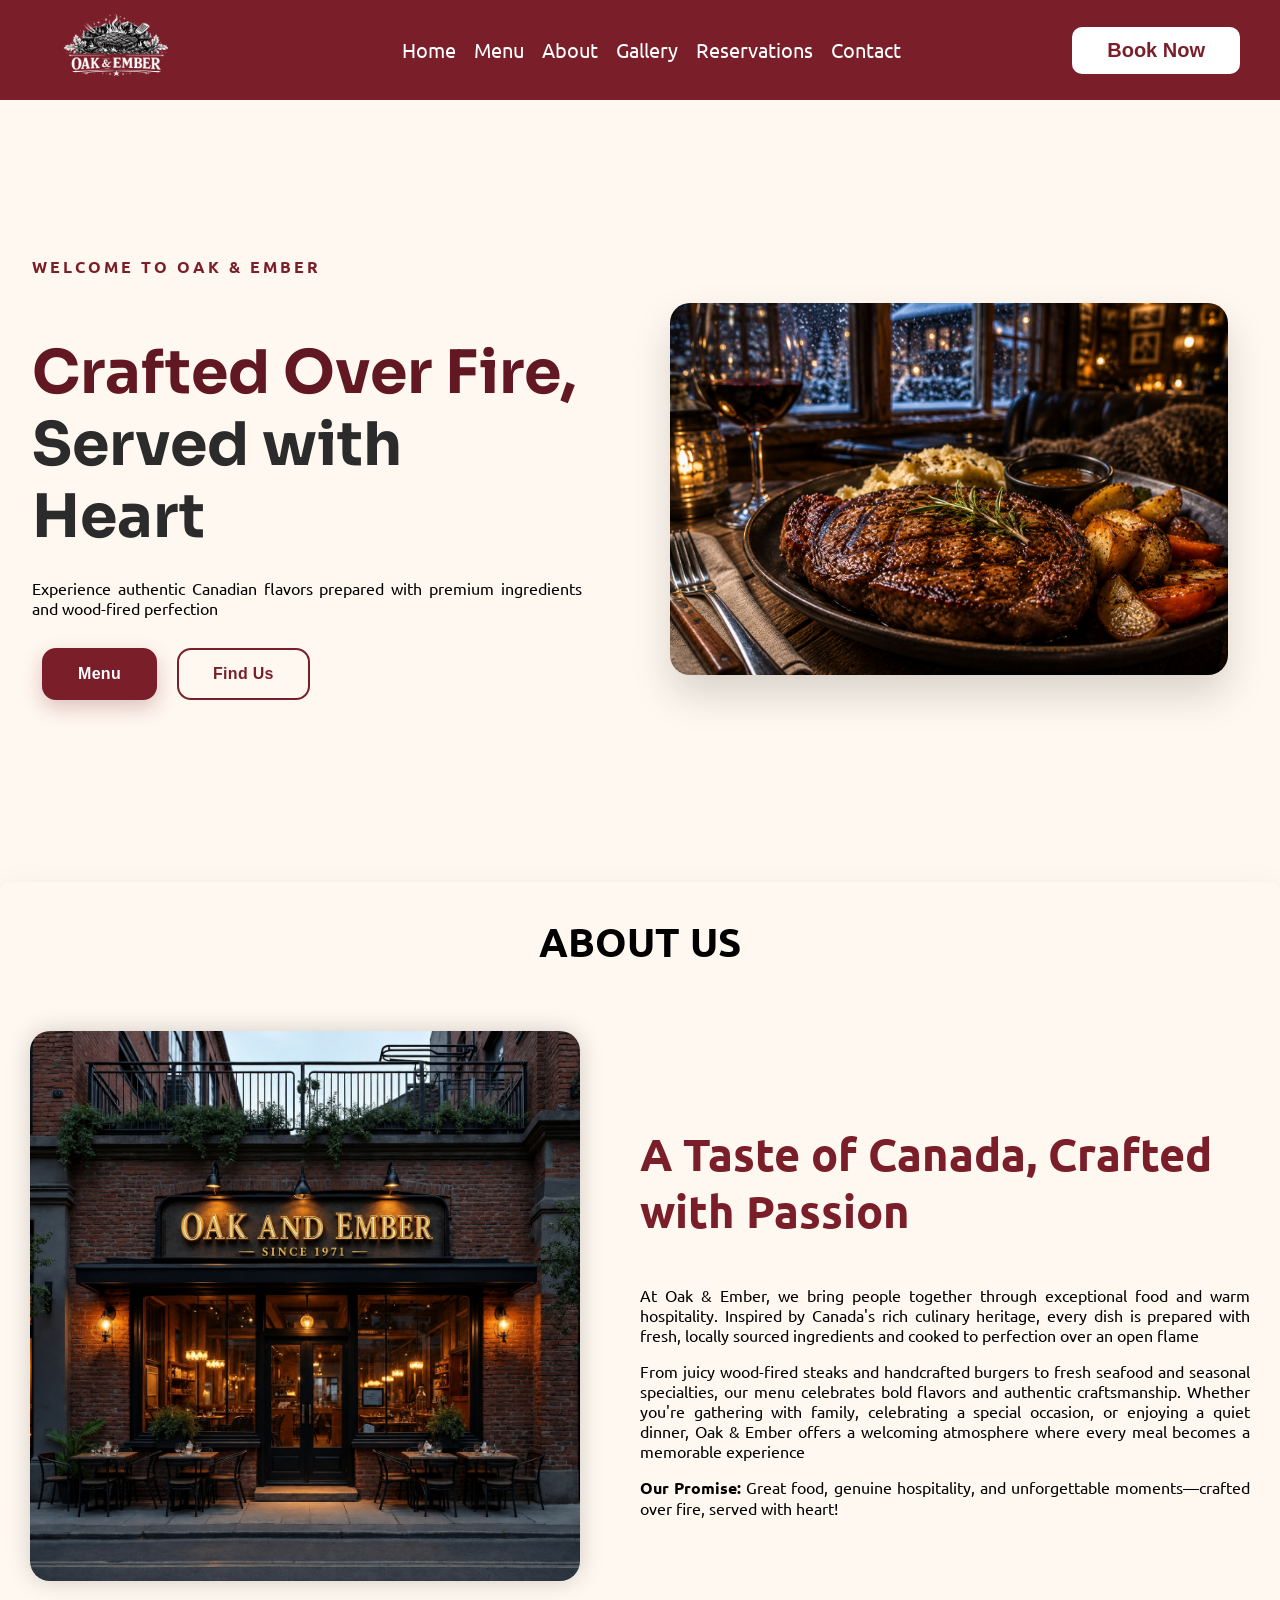
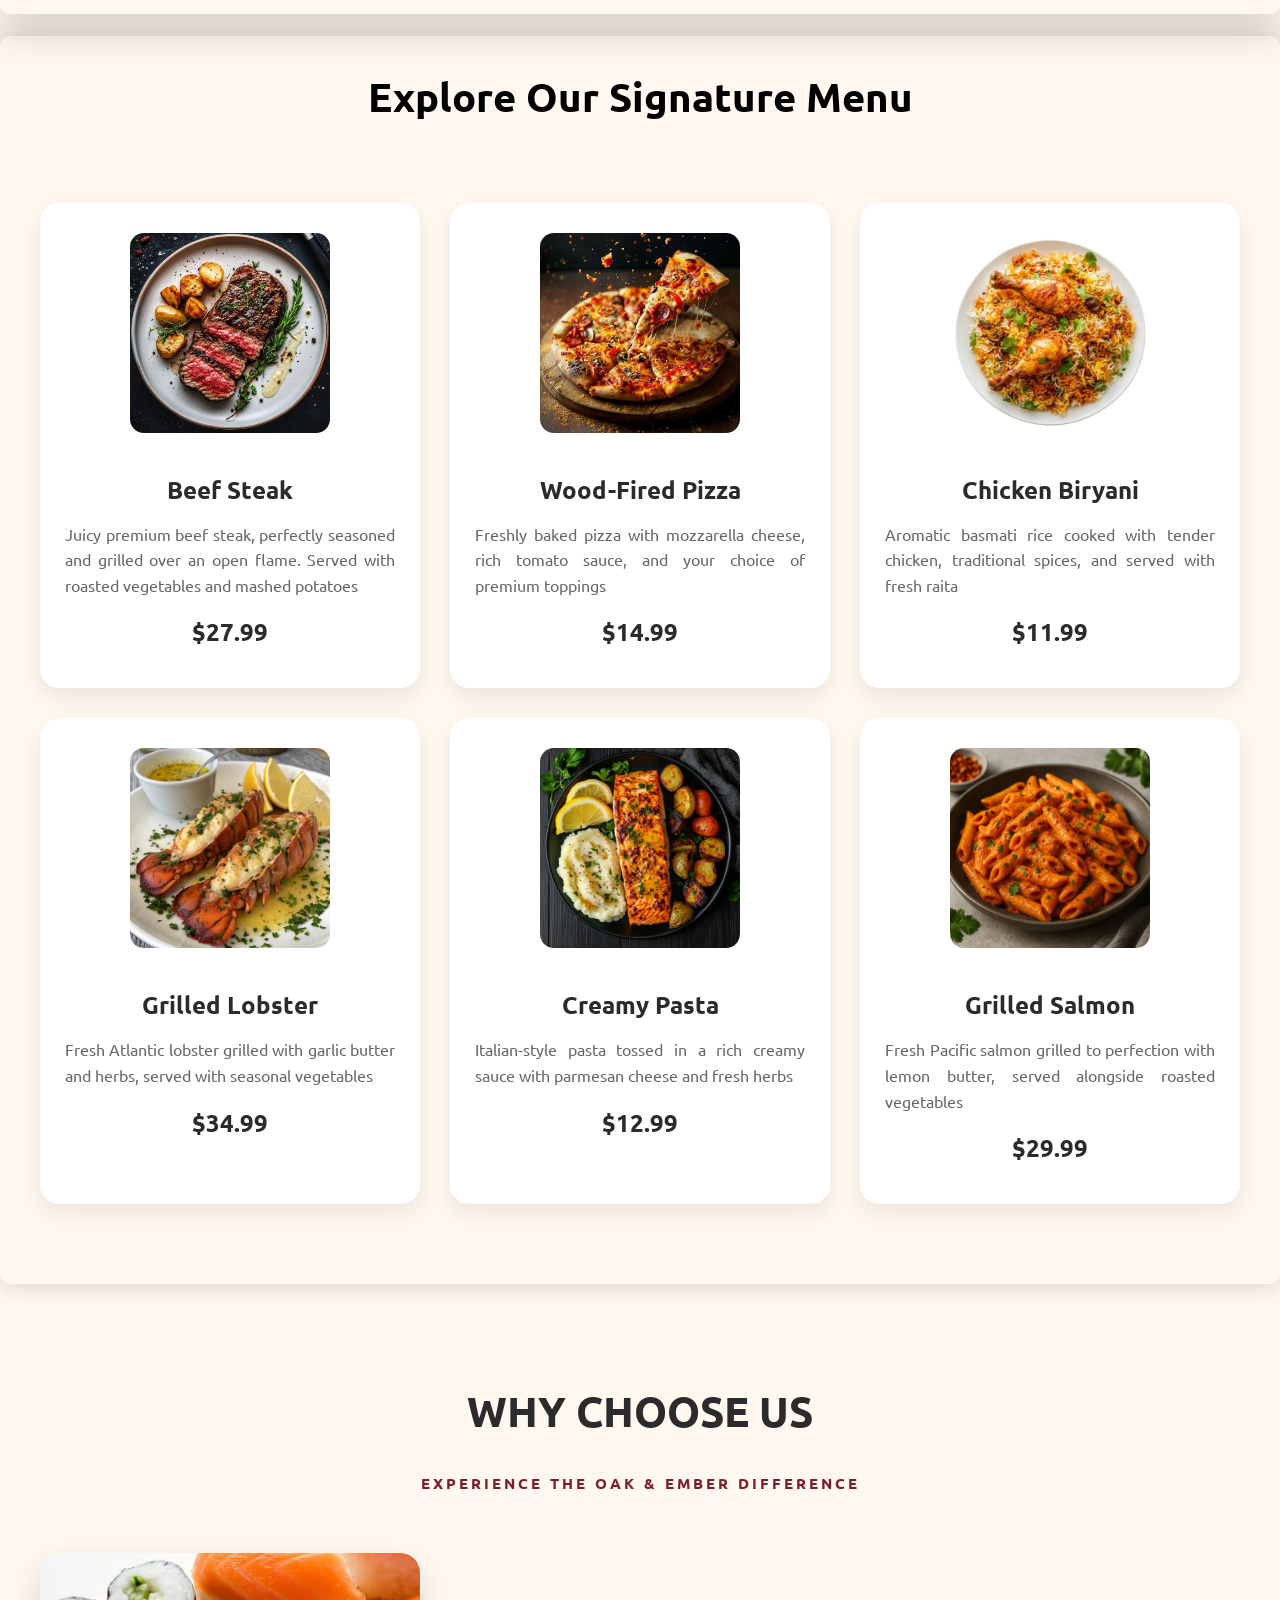
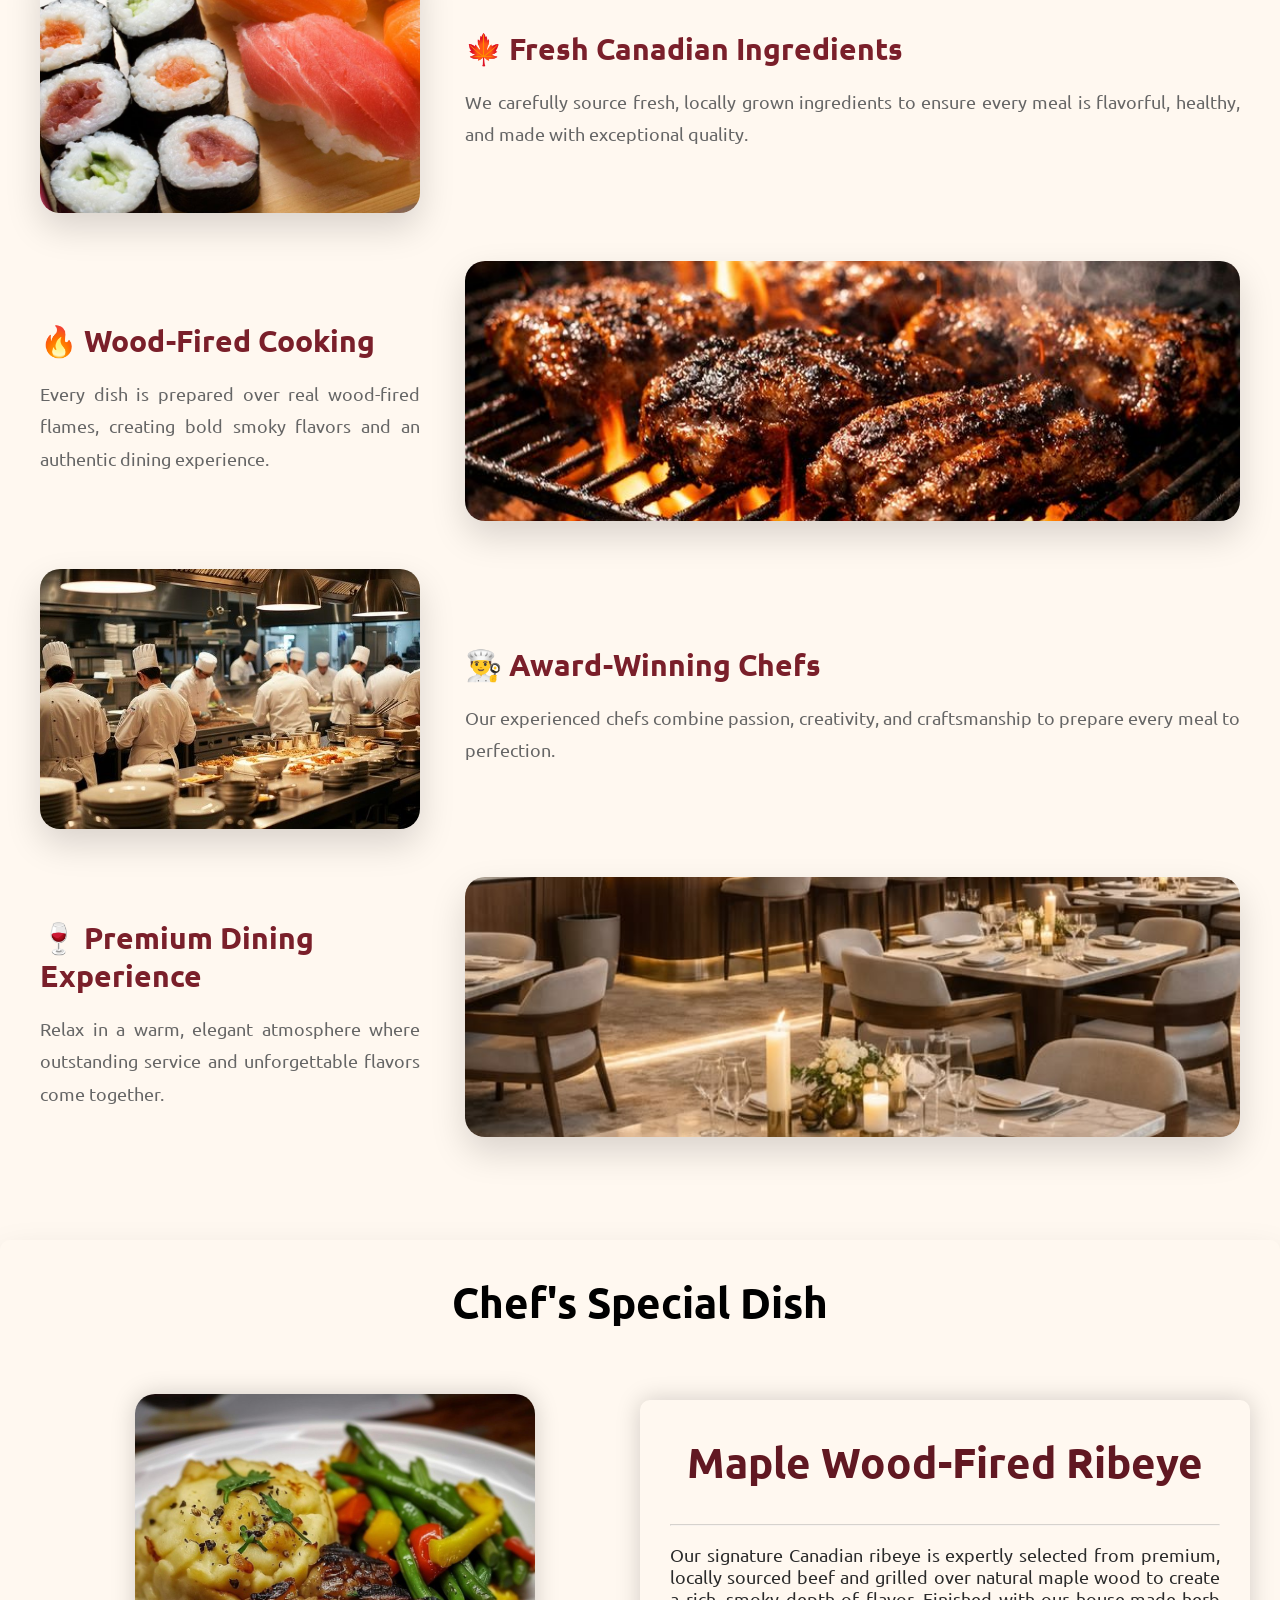
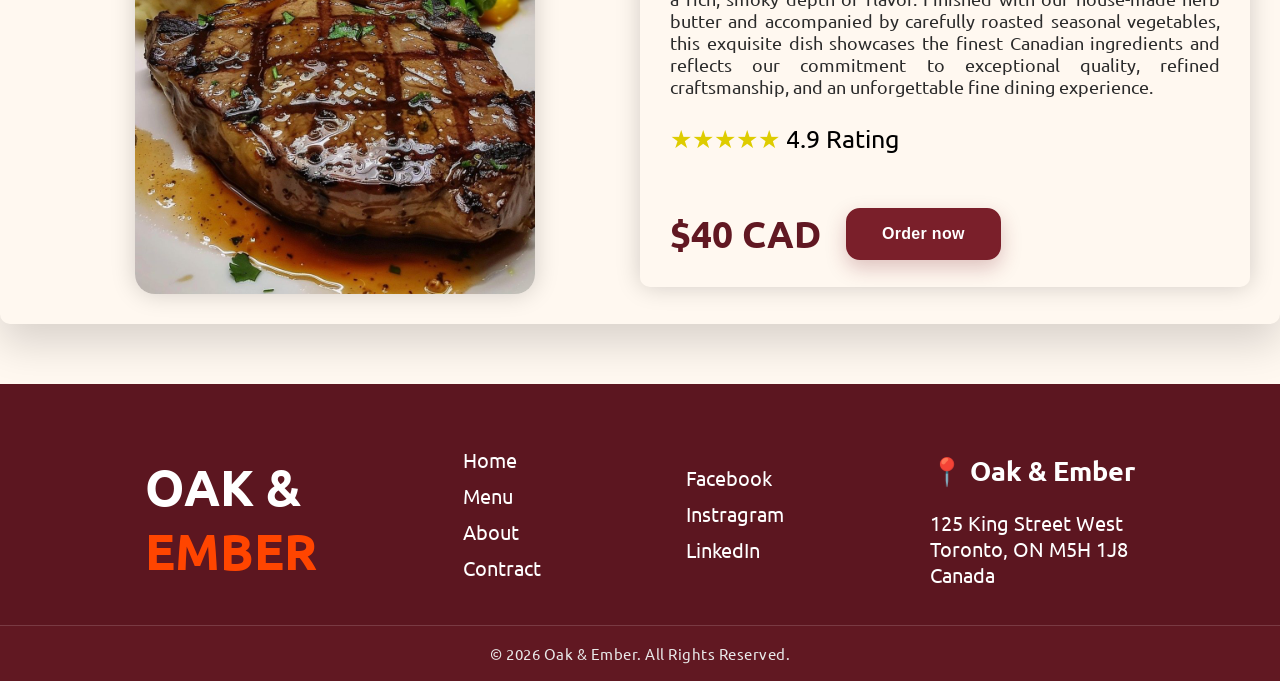
<file: index.html>
<!DOCTYPE html>
<html lang="en">

<head>
    <meta charset="UTF-8">
    <meta name="viewport" content="width=device-width, initial-scale=1.0">
    <title>Oak & Ember</title>

    <!--FONT-->
    <link rel="preconnect" href="https://fonts.googleapis.com">
    <link rel="preconnect" href="https://fonts.gstatic.com" crossorigin>
    <link
        href="https://fonts.googleapis.com/css2?family=Bebas+Neue&family=Google+Sans:ital,opsz,wght@0,17..18,400..700;1,17..18,400..700&family=Inter:ital,opsz,wght@0,14..32,100..900;1,14..32,100..900&family=Open+Sans:ital,wght@0,300..800;1,300..800&family=Sora:wght@100..800&family=Ubuntu:ital,wght@0,300;0,400;0,500;0,700;1,300;1,400;1,500;1,700&family=Unbounded:wght@200..900&display=swap"
        rel="stylesheet">

    <link rel="stylesheet" href="./style.css">
    <link rel="icon" type="image/png" href="./icons/maple.jpg">
</head>

<body>

    <header>
        <section class="nav-parent">
            <nav class="nav-container">
                <section class="logo">
                    <img src="./assets/logo.png" alt="logo">
                </section>
                <section class="nav-links">
                    <ul class="nav-ul">
                        <li><a href="./index.html">Home</a></li>
                        <li><a href="./menu.html">Menu</a></li>
                        <li><a href="./about.html">About</a></li>
                        <li><a href="./gallery.html">Gallery</a></li>
                        <li><a href="./reservation.html">Reservations</a></li>
                        <li><a href="./contact.html">Contact</a></li>
                    </ul>
                </section>
                <section class="book-btn-box">
                    <button class="book-btn">Book Now</button>
                </section>
            </nav>
        </section>

        <section class="hero-parent">
            <section class="hero-container">

                <div class="left-hero">
                    <p>WELCOME TO OAK & EMBER</p>
                    <h1><span id="banner-header">Crafted Over Fire,</span>
                        Served with Heart</h1>
                    <p>Experience authentic Canadian flavors prepared with premium ingredients and wood-fired
                        perfection</p>
                    <div class="hero-btns">
                        <button class="menu-btn" >Menu</button>
                        <button class="find-btn">Find Us</button>
                    </div>
                </div>


                <div class="right-hero">
                    <img src="./assets/banner_img.png" alt="img">
                </div>

            </section>
        </section>
    </header>

    <main>
        <!--about-->
        <div class="about-parent">
            <section class="about">
                <h2>ABOUT US</h2>
                <section class="about-body">
                    <div class="about-img">
                        <img src="./assets/front.png" alt="">
                    </div>
                    <div class="about-text">
                        <h3>
                            A Taste of Canada,
                            Crafted with Passion
                        </h3>
                        <p>
                            At Oak & Ember, we bring people together through exceptional food and warm hospitality.
                            Inspired by Canada's rich culinary heritage, every dish is prepared with fresh, locally
                            sourced ingredients and cooked to perfection over an open flame
                        </p>
                        <p>
                            From juicy wood-fired steaks and handcrafted burgers to fresh seafood and seasonal
                            specialties, our menu celebrates bold flavors and authentic craftsmanship. Whether you're
                            gathering with family, celebrating a special occasion, or enjoying a quiet dinner, Oak &
                            Ember offers a welcoming atmosphere where every meal becomes a memorable experience
                        </p>
                        <p>
                            <strong>Our Promise:</strong> Great food, genuine hospitality, and unforgettable
                            moments—crafted over fire, served with heart!
                        </p>
                    </div>
                </section>

            </section>
        </div>
        <!--about-->


        <!--signature-->
        <section class="sig-parent">
            <section class="menu-box">
                <h2>
                    Explore Our Signature Menu
                </h2>
                <div class="card-box">

                    <section class="card">
                        <img src="./assets/steak.jpg" alt="">
                        <h2>Beef Steak</h2>
                        <p>Juicy premium beef steak, perfectly seasoned and grilled over an open flame. Served with
                            roasted vegetables and mashed potatoes</p>
                        <h2>$27.99</h2>
                    </section>


                    <section class="card">
                        <img src="./assets/pizza.jpg" alt="">
                        <h2>Wood-Fired Pizza</h2>
                        <p>Freshly baked pizza with mozzarella cheese, rich tomato sauce, and your choice of premium
                            toppings</p>
                        <h2>$14.99</h2>
                    </section>

                    <section class="card">
                        <img src="./assets/chicken_biriany.jpg" alt="">
                        <h2>Chicken Biryani</h2>
                        <p>Aromatic basmati rice cooked with tender chicken, traditional spices, and served with fresh
                            raita</p>
                        <h2>$11.99</h2>
                    </section>

                    <section class="card">
                        <img src="./assets/lobster.jpg" alt="">
                        <h2>Grilled Lobster</h2>
                        <p>Fresh Atlantic lobster grilled with garlic butter and herbs, served with seasonal vegetables
                        </p>
                        <h2>$34.99</h2>
                    </section>

                    <section class="card">
                        <img src="./assets/salmon.jpg" alt="">
                        <h2>Creamy Pasta</h2>
                        <p>Italian-style pasta tossed in a rich creamy sauce with parmesan cheese and fresh herbs</p>
                        <h2>$12.99</h2>
                    </section>

                    <section class="card">
                        <img src="./assets/pasta.jpg" alt="">
                        <h2>Grilled Salmon</h2>
                        <p>Fresh Pacific salmon grilled to perfection with lemon butter, served alongside roasted
                            vegetables</p>
                        <h2>$29.99</h2>
                    </section>


                </div>
            </section>
        </section>
        <!--signature-->

        <!--why choose-->
        <section class="wcu-section">

            <div class="section-title">
                <h2>WHY CHOOSE US</h2>
                <p>Experience the Oak & Ember Difference</p>
            </div>

            <div class="wcu-card-container">

                <!-- Card 1 -->
                <div class="wcu-card">
                    <div class="w-img">
                        <img src="./assets/fresh.jpg" alt="">
                    </div>

                    <div class="w-content">
                        <h3>🍁 Fresh Canadian Ingredients</h3>
                        <p>
                            We carefully source fresh, locally grown ingredients to
                            ensure every meal is flavorful, healthy, and made with
                            exceptional quality.
                        </p>
                    </div>
                </div>

                <!-- Card 2 -->
                <div class="wcu-card">
                    <div class="w-img">
                        <img src="./assets/oven.jpg" alt="">
                    </div>

                    <div class="w-content">
                        <h3>🔥 Wood-Fired Cooking</h3>
                        <p>
                            Every dish is prepared over real wood-fired flames,
                            creating bold smoky flavors and an authentic dining
                            experience.
                        </p>
                    </div>
                </div>

                <!-- Card 3 -->
                <div class="wcu-card">
                    <div class="w-img">
                        <img src="./assets/cheff.jpg" alt="">
                    </div>

                    <div class="w-content">
                        <h3>👨‍🍳 Award-Winning Chefs</h3>
                        <p>
                            Our experienced chefs combine passion, creativity, and
                            craftsmanship to prepare every meal to perfection.
                        </p>
                    </div>
                </div>

                <!-- Card 4 -->
                <div class="wcu-card">
                    <div class="w-img">
                        <img src="./assets/dining.jpg" alt="">
                    </div>

                    <div class="w-content">
                        <h3>🍷 Premium Dining Experience</h3>
                        <p>
                            Relax in a warm, elegant atmosphere where outstanding
                            service and unforgettable flavors come together.
                        </p>
                    </div>
                </div>

            </div>

        </section>
        <!--why choose-->

        <!--chef's fav-->
        <section class="cf-parent">
            <section class="cf-container">
                <h2>Chef's Special Dish</h2>

                <section class="cf-boxs">
                    <div class="cf-left">
                        <img src="./assets/ribeye.jpg" alt="Ribeye steak">
                    </div>

                    <div class="cf-right">
                        <h2>Maple Wood-Fired Ribeye</h2>
                        <hr>
                        <p class="chef-words">Our signature Canadian ribeye is expertly selected from premium, locally sourced beef and grilled over natural maple wood to create a rich, smoky depth of flavor. Finished with our house-made herb butter and accompanied by carefully roasted seasonal vegetables, this exquisite dish showcases the finest Canadian ingredients and reflects our commitment to exceptional quality, refined craftsmanship, and an unforgettable fine dining experience. </p>
                        <p class="chef-rating"><span style="color: rgb(222, 204, 0);"> ★★★★★ </span> 4.9 Rating</p>

                        <section class="cf-btm-box">
                            <h2>$40 CAD</h2>
                            <button>Order now</button>
                        </section>
                    </div>
                </section>
            </section>
        </section>
        <!--chef's fav-->

    </main>
    <br><br><br>

    <!--footer-->
    <footer>
        <section class="footer-clm">

            <h1 class="footer-logo">OAK & <br> <span class="ember">EMBER</span></h1>

            <ul>
                <li><a href="./index.html">Home</a></li>
                <li><a href="./menu.html">Menu</a></li>
                <li><a href="./about.html">About</a></li>
                <li><a href="./contact.html">Contract</a></li>
            </ul>

            <ul>
                <li><a href="https://www.facebook.com/">Facebook</a></li>
                <li><a href="https://www.instagram.com/">Instragram</a></li>
                <li><a href="https://www.linkedin.com/">LinkedIn</a></li>
            </ul>

            <div>
                <h2>📍 Oak & Ember</h2>
                <p>125 King Street West<br>
                    Toronto, ON M5H 1J8<br>
                    Canada
                </p>
            </div>
        </section>


        <section class="copyright">
            <p>&copy; 2026 Oak &amp; Ember. All Rights Reserved.</p>
        </section>
    </footer>

</body>

</html>
</file>
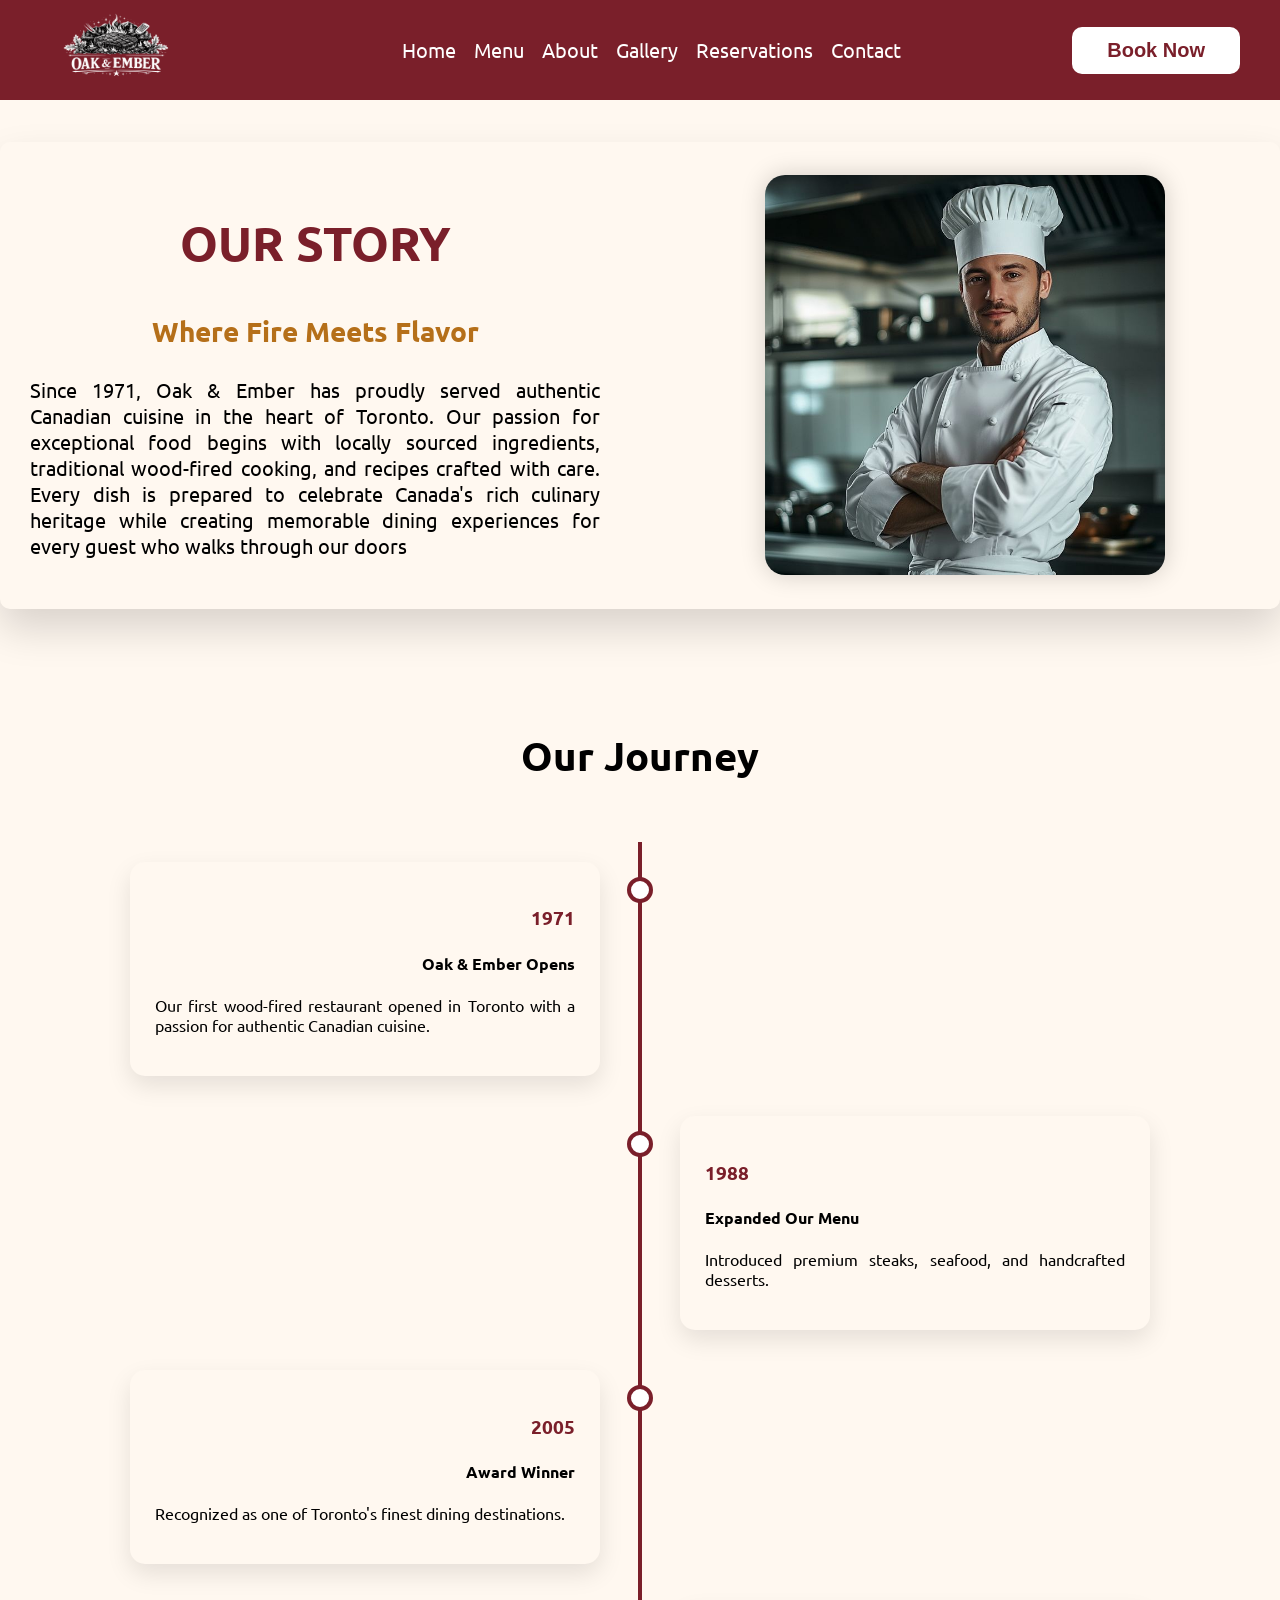
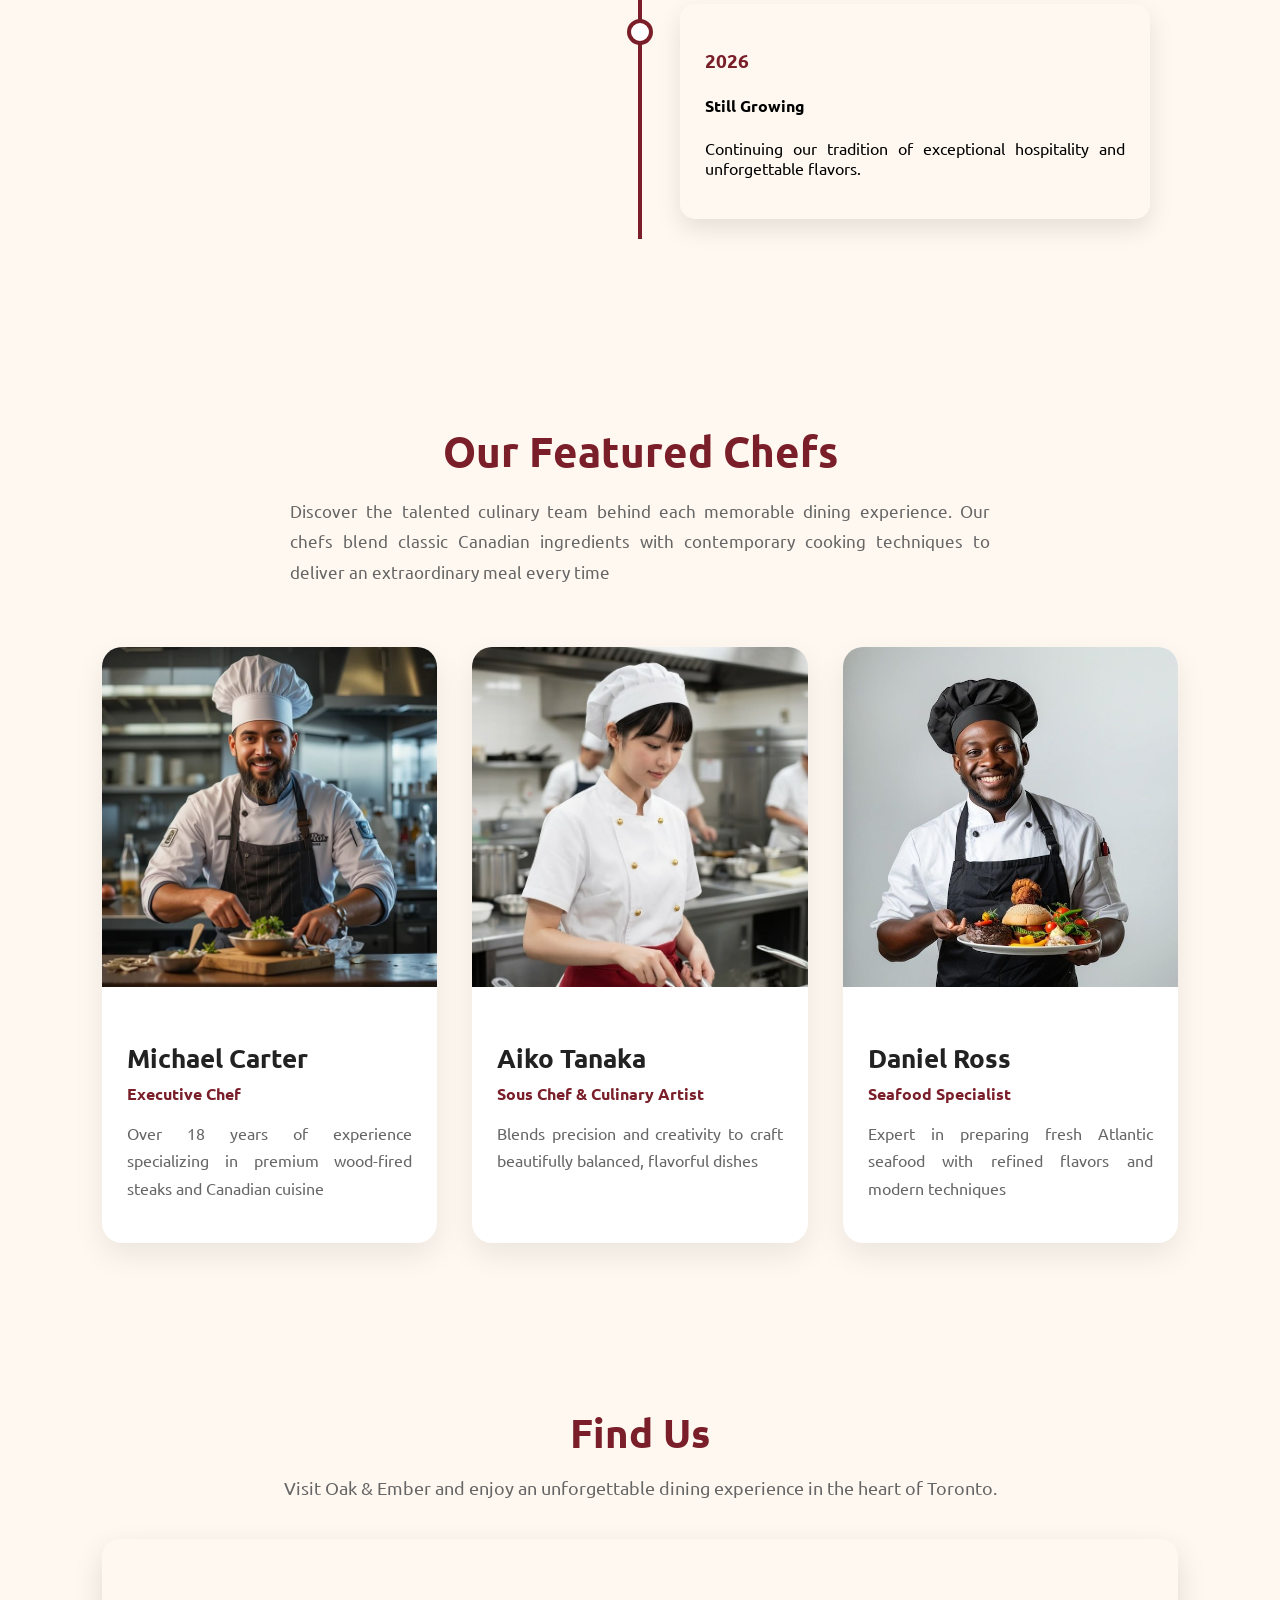
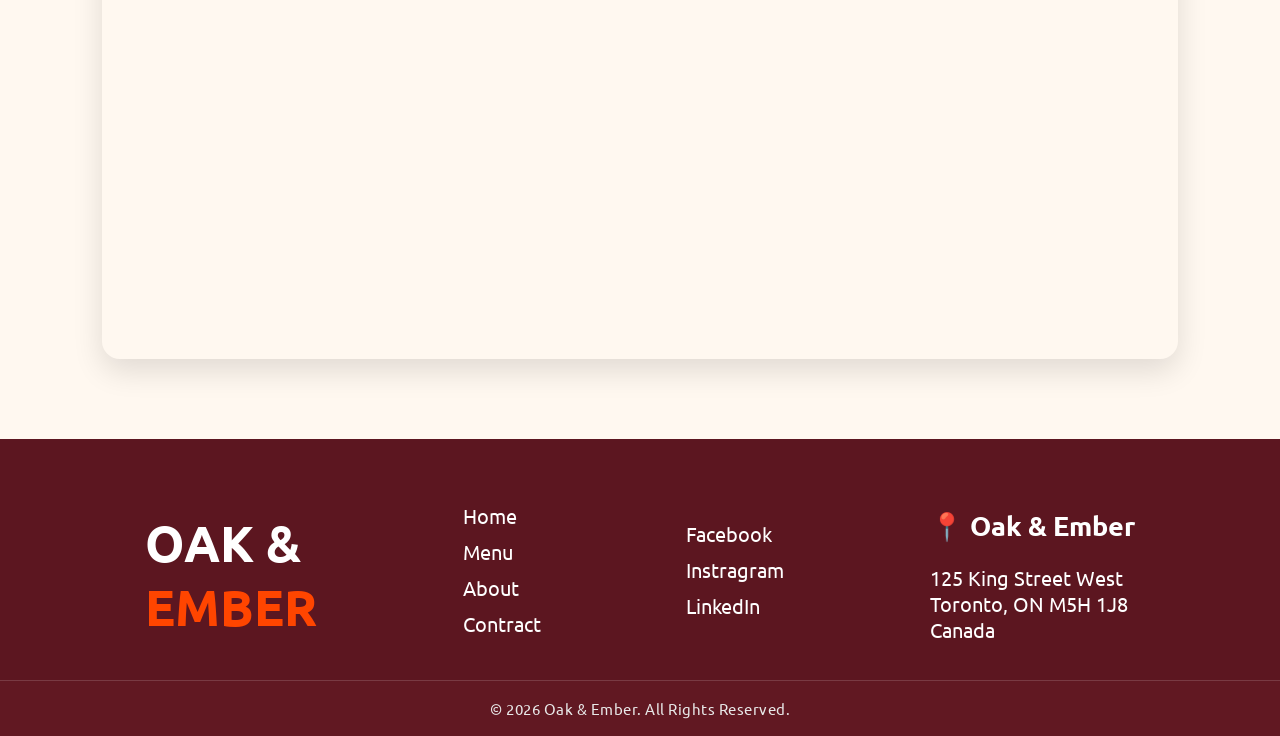
<file: about.html>
<!DOCTYPE html>
<html lang="en">

<head>
    <meta charset="UTF-8">
    <meta name="viewport" content="width=device-width, initial-scale=1.0">
    <title>About Oak & Ember</title>

    <!--FONT-->
    <link rel="preconnect" href="https://fonts.googleapis.com">
    <link rel="preconnect" href="https://fonts.gstatic.com" crossorigin>
    <link
        href="https://fonts.googleapis.com/css2?family=Bebas+Neue&family=Google+Sans:ital,opsz,wght@0,17..18,400..700;1,17..18,400..700&family=Inter:ital,opsz,wght@0,14..32,100..900;1,14..32,100..900&family=Open+Sans:ital,wght@0,300..800;1,300..800&family=Sora:wght@100..800&family=Ubuntu:ital,wght@0,300;0,400;0,500;0,700;1,300;1,400;1,500;1,700&family=Unbounded:wght@200..900&display=swap"
        rel="stylesheet">

    <link rel="stylesheet" href="./style.css">
    <link rel="stylesheet" href="./about.css">
    <link rel="icon" type="image/png" href="./icons/maple.jpg">
</head>

<body>

    <header>
        <section class="nav-parent">
            <nav class="nav-container">
                <section class="logo">
                    <img src="./assets/logo.png" alt="logo">
                </section>
                <section class="nav-links">
                    <ul class="nav-ul">
                        <li><a href="./index.html">Home</a></li>
                        <li><a href="./menu.html">Menu</a></li>
                        <li><a href="./about.html">About</a></li>
                        <li><a href="./gallery.html">Gallery</a></li>
                        <li><a href="./reservation.html">Reservations</a></li>
                        <li><a href="./contact.html">Contact</a></li>
                    </ul>
                </section>
                <section class="book-btn-box">
                    <button class="book-btn">Book Now</button>
                </section>
            </nav>
        </section>
    </header>

    <main>

        <!--about us-->
        <section class="about-parent">
            <section class="about-box">


                <div class="about-left">
                    <h2>OUR STORY</h2>
                    <h3>Where Fire Meets Flavor</h3>
                    <p>Since 1971, Oak & Ember has proudly served authentic Canadian cuisine in the heart of Toronto.
                        Our passion for exceptional food begins with locally sourced ingredients, traditional wood-fired
                        cooking, and recipes crafted with care. Every dish is prepared to celebrate Canada's rich
                        culinary heritage while creating memorable dining experiences for every guest who walks through
                        our doors</p>
                </div>

                <div class="about-right">
                    <img src="./assets/about_chef.jpg" alt="">
                </div>


            </section>
        </section>

        <!--timeline-->
        <section class="timeline-section">
            <h2>Our Journey</h2>

            <div class="timeline">

                <div class="timeline-item left">
                    <div class="content">
                        <h3>1971</h3>
                        <h4>Oak & Ember Opens</h4>
                        <p>Our first wood-fired restaurant opened in Toronto with a passion for authentic Canadian
                            cuisine.</p>
                    </div>
                </div>

                <div class="timeline-item right">
                    <div class="content">
                        <h3>1988</h3>
                        <h4>Expanded Our Menu</h4>
                        <p>Introduced premium steaks, seafood, and handcrafted desserts.</p>
                    </div>
                </div>

                <div class="timeline-item left">
                    <div class="content">
                        <h3>2005</h3>
                        <h4>Award Winner</h4>
                        <p>Recognized as one of Toronto's finest dining destinations.</p>
                    </div>
                </div>

                <div class="timeline-item right">
                    <div class="content">
                        <h3>2026</h3>
                        <h4>Still Growing</h4>
                        <p>Continuing our tradition of exceptional hospitality and unforgettable flavors.</p>
                    </div>
                </div>

            </div>
        </section>

        <!-- Our Chefs -->
        <section class="our-chef-parent">
            <div class="our-chef-box">
                <h2>Our Featured Chefs</h2>
                <p>
                    Discover the talented culinary team behind each memorable dining experience.
                    Our chefs blend classic Canadian ingredients with contemporary cooking techniques
                    to deliver an extraordinary meal every time
                </p>
            </div>

            <div class="chef-card-container">

                <div class="chef-cards">
                    <img src="./assets/chef_3.jpg" alt="Chef Michael Carter">

                    <div class="chef-info">
                        <h3>Michael Carter</h3>
                        <span>Executive Chef</span>

                        <p>
                            Over 18 years of experience specializing in premium
                            wood-fired steaks and Canadian cuisine
                        </p>
                    </div>
                </div>

                <div class="chef-cards">
                    <img src="./assets/chef_2.jpg" alt="Chef Emma Brooks">

                    <div class="chef-info">
                        <h3>Aiko Tanaka</h3>
                        <span>Sous Chef & Culinary Artist</span>

                        <p>
                            Blends precision and creativity to craft beautifully balanced,
                            flavorful dishes
                        </p>
                    </div>
                </div>

                <div class="chef-cards">
                    <img src="./assets/chef_1.jpg" alt="Chef Daniel Ross">

                    <div class="chef-info">
                        <h3>Daniel Ross</h3>
                        <span>Seafood Specialist</span>

                        <p>
                            Expert in preparing fresh Atlantic seafood with
                            refined flavors and modern techniques
                        </p>
                    </div>
                </div>

            </div>
        </section>

        <section>
            <!-- Find Us -->
            <section class="location-parent">

                <div class="location-content">
                    <h2>Find Us</h2>
                    <p>
                        Visit Oak & Ember and enjoy an unforgettable dining experience
                        in the heart of Toronto.
                    </p>
                </div>

                <div class="map-container">
                    <iframe
                        src="https://www.google.com/maps/embed?pb=!1m18!1m12!1m3!1d175416.49425072077!2d-79.54246400677278!3d43.7197170022557!2m3!1f0!2f0!3f0!3m2!1i1024!2i768!4f13.1!3m3!1m2!1s0x89d4cb90d7c63ba5%3A0x323555502ab4c477!2sToronto%2C%20ON%2C%20Canada!5e1!3m2!1sen!2sbd!4v1784827769633!5m2!1sen!2sbd"
                        width="600" height="450" style="border:0;" allowfullscreen="" loading="lazy"
                        referrerpolicy="strict-origin-when-cross-origin"></iframe>
                </div>

            </section>
        </section>



    </main>




    <footer>
        <section class="footer-clm">

            <h1 class="footer-logo">OAK & <br> <span class="ember">EMBER</span></h1>

            <ul>
                <li><a href="./index.html">Home</a></li>
                <li><a href="./menu.html">Menu</a></li>
                <li><a href="./about.html">About</a></li>
                <li><a href="./contact.html">Contract</a></li>
            </ul>

            <ul>
                <li><a href="https://www.facebook.com/">Facebook</a></li>
                <li><a href="https://www.instagram.com/">Instragram</a></li>
                <li><a href="https://www.linkedin.com/">LinkedIn</a></li>
            </ul>

            <div>
                <h2>📍 Oak & Ember</h2>
                <p>125 King Street West<br>
                    Toronto, ON M5H 1J8<br>
                    Canada
                </p>
            </div>
        </section>


        <section class="copyright">
            <p>&copy; 2026 Oak &amp; Ember. All Rights Reserved.</p>
        </section>
    </footer>

</body>

</html>
</file>
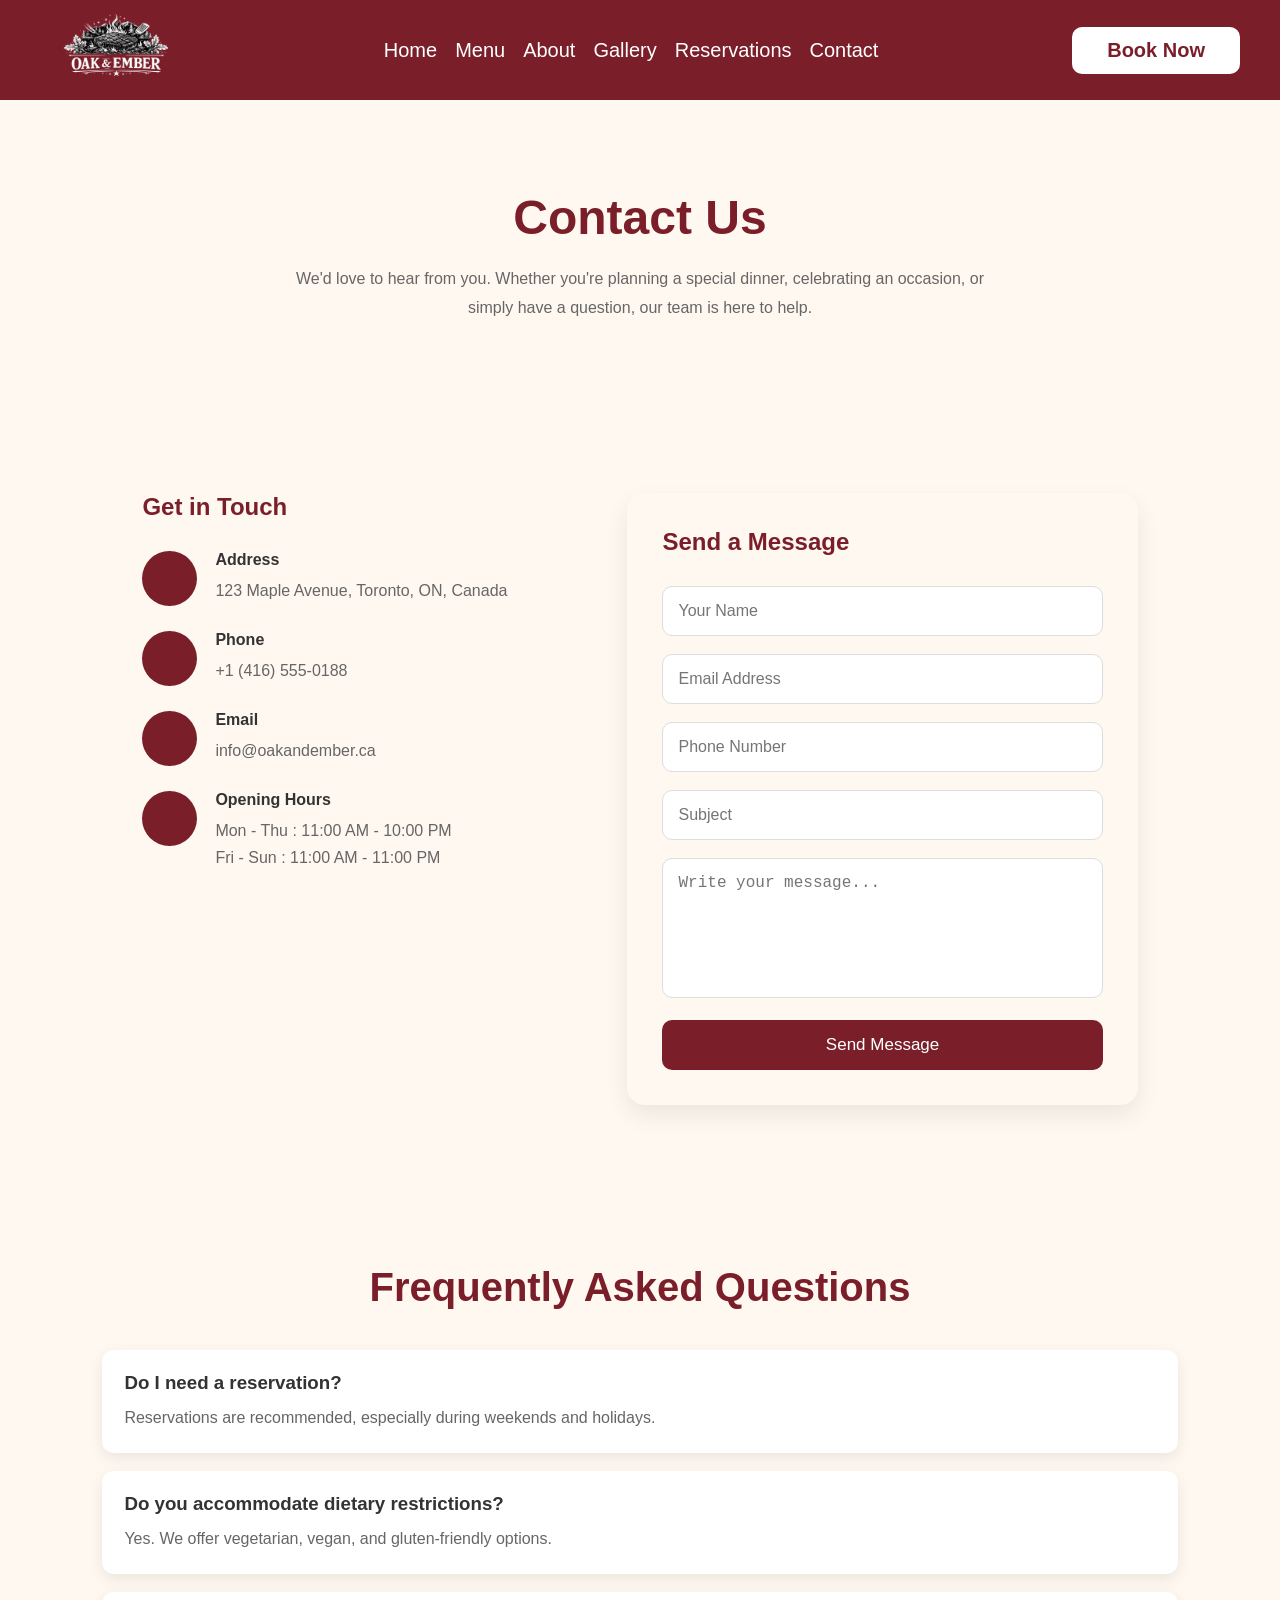
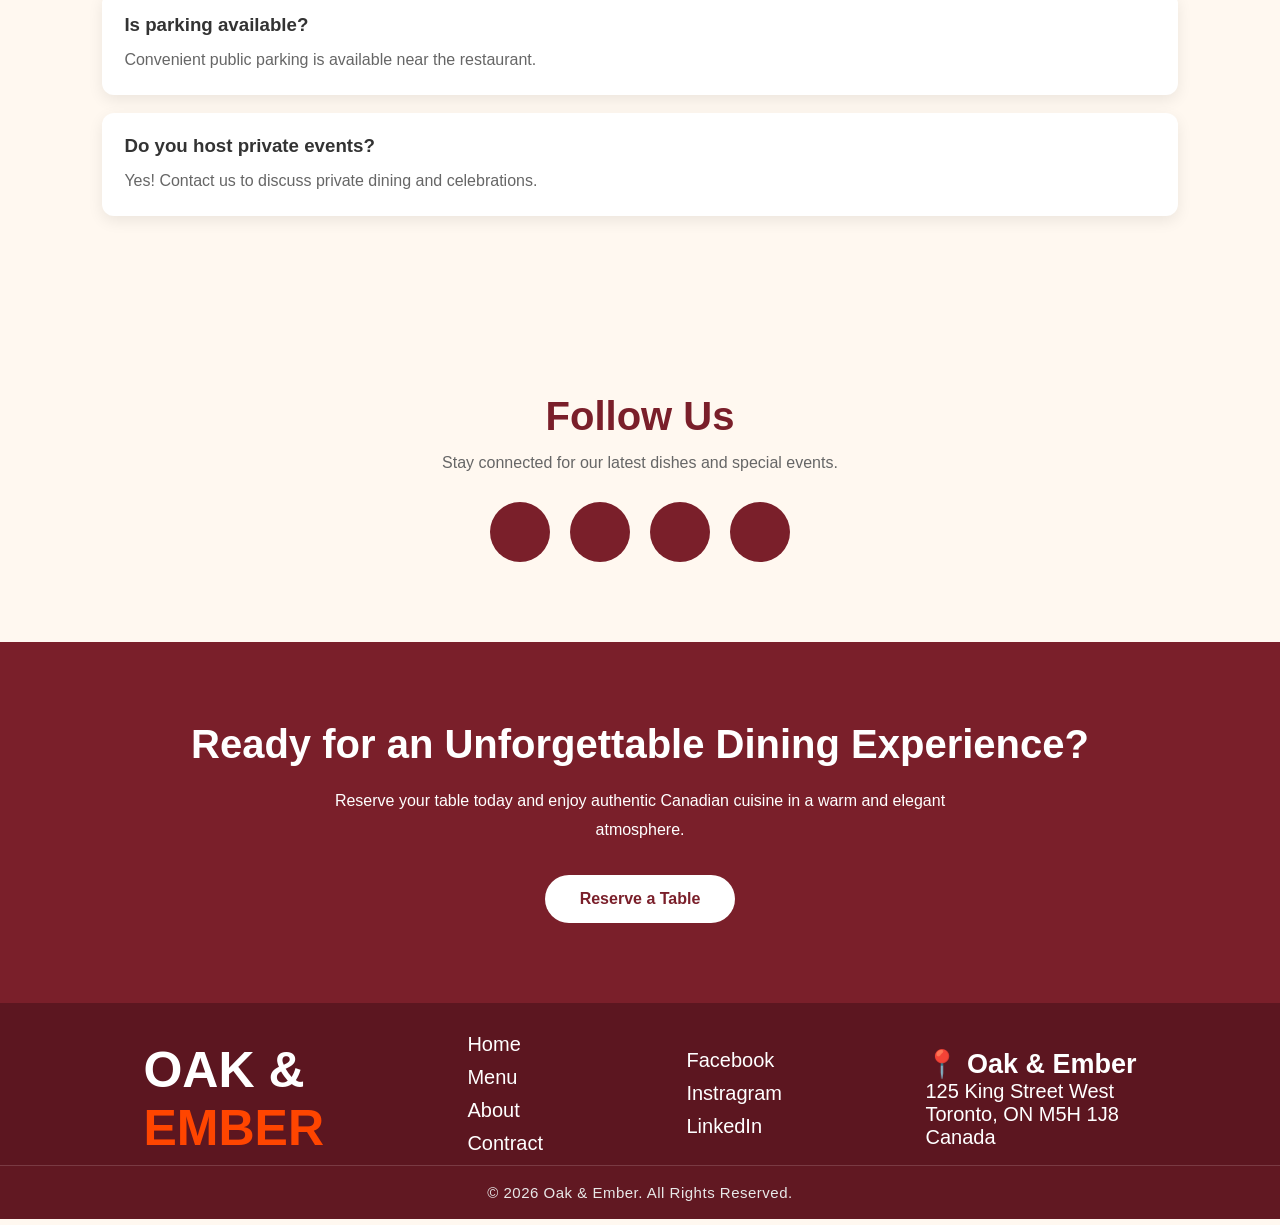
<file: contact.html>
<!DOCTYPE html>
<html lang="en">
<head>
    <meta charset="UTF-8">
    <meta name="viewport" content="width=device-width, initial-scale=1.0">
    <title>Contact us</title>

    <!--FONT-->
    <link rel="preconnect" href="https://fonts.googleapis.com">
    <link rel="preconnect" href="https://fonts.gstatic.com" crossorigin>
    <link
        href="https://fonts.googleapis.com/css2?family=Bebas+Neue&family=Google+Sans:ital,opsz,wght@0,17..18,400..700;1,17..18,400..700&family=Inter:ital,opsz,wght@0,14..32,100..900;1,14..32,100..900&family=Open+Sans:ital,wght@0,300..800;1,300..800&family=Sora:wght@100..800&family=Ubuntu:ital,wght@0,300;0,400;0,500;0,700;1,300;1,400;1,500;1,700&family=Unbounded:wght@200..900&display=swap"
        rel="stylesheet">

    <link rel="stylesheet" href="./style.css">
    <link rel="stylesheet" href="contact.css">
    <link rel="icon" type="image/png" href="./icons/maple.jpg">
</head>
<body>

     <header>
        <section class="nav-parent">
            <nav class="nav-container">
                <section class="logo">
                    <img src="./assets/logo.png" alt="logo">
                </section>
                <section class="nav-links">
                    <ul class="nav-ul">
                        <li><a href="./index.html">Home</a></li>
                        <li><a href="./menu.html">Menu</a></li>
                        <li><a href="./about.html">About</a></li>
                        <li><a href="./gallery.html">Gallery</a></li>
                        <li><a href="./reservation.html">Reservations</a></li>
                        <li><a href="./contact.html">Contact</a></li>
                    </ul>
                </section>
                <section class="book-btn-box">
                    <button class="book-btn">Book Now</button>
                </section>
            </nav>
        </section>
    </header>

    <main>
        <!-- Hero -->
    <section class="contact-hero">
        <h1>Contact Us</h1>
        <p>
            We'd love to hear from you. Whether you're planning a special dinner,
            celebrating an occasion, or simply have a question, our team is here to help.
        </p>
    </section>

    <!-- Contact -->
    <section class="contact-section">

        <div class="contact-info">

            <h2>Get in Touch</h2>

            <div class="info-box">
                <i class="fa-solid fa-location-dot"></i>

                <div>
                    <h4>Address</h4>
                    <p>123 Maple Avenue, Toronto, ON, Canada</p>
                </div>
            </div>

            <div class="info-box">
                <i class="fa-solid fa-phone"></i>

                <div>
                    <h4>Phone</h4>
                    <p>+1 (416) 555-0188</p>
                </div>
            </div>

            <div class="info-box">
                <i class="fa-solid fa-envelope"></i>

                <div>
                    <h4>Email</h4>
                    <p>info@oakandember.ca</p>
                </div>
            </div>

            <div class="info-box">
                <i class="fa-solid fa-clock"></i>

                <div>
                    <h4>Opening Hours</h4>
                    <p>Mon - Thu : 11:00 AM - 10:00 PM</p>
                    <p>Fri - Sun : 11:00 AM - 11:00 PM</p>
                </div>
            </div>

        </div>

        <form class="contact-form">

            <h2>Send a Message</h2>

            <input type="text" placeholder="Your Name" required>

            <input type="email" placeholder="Email Address" required>

            <input type="tel" placeholder="Phone Number">

            <input type="text" placeholder="Subject">

            <textarea rows="6" placeholder="Write your message..." required></textarea>

            <button type="submit">Send Message</button>

        </form>

    </section>

    <!-- FAQ -->
    <section class="faq-section">

        <h2>Frequently Asked Questions</h2>

        <div class="faq-item">
            <h3>Do I need a reservation?</h3>
            <p>Reservations are recommended, especially during weekends and holidays.</p>
        </div>

        <div class="faq-item">
            <h3>Do you accommodate dietary restrictions?</h3>
            <p>Yes. We offer vegetarian, vegan, and gluten-friendly options.</p>
        </div>

        <div class="faq-item">
            <h3>Is parking available?</h3>
            <p>Convenient public parking is available near the restaurant.</p>
        </div>

        <div class="faq-item">
            <h3>Do you host private events?</h3>
            <p>Yes! Contact us to discuss private dining and celebrations.</p>
        </div>

    </section>

    <!-- Social -->
    <section class="social-section">

        <h2>Follow Us</h2>

        <p>Stay connected for our latest dishes and special events.</p>

        <div class="social-icons">
            <a href="#"><i class="fa-brands fa-facebook-f"></i></a>
            <a href="#"><i class="fa-brands fa-instagram"></i></a>
            <a href="#"><i class="fa-brands fa-x-twitter"></i></a>
            <a href="#"><i class="fa-brands fa-youtube"></i></a>
        </div>

    </section>

    <!-- CTA -->
    <section class="contact-cta">

        <h2>Ready for an Unforgettable Dining Experience?</h2>

        <p>
            Reserve your table today and enjoy authentic Canadian cuisine in a warm and elegant atmosphere.
        </p>

        <a href="reservation.html" class="reserve-btn">Reserve a Table</a>

    </section>
    </main>




    <footer>
            <section class="footer-clm">

                <h1 class="footer-logo">OAK & <br> <span class="ember">EMBER</span></h1>

                <ul>
                    <li><a href="./index.html">Home</a></li>
                    <li><a href="./menu.html">Menu</a></li>
                    <li><a href="./about.html">About</a></li>
                    <li><a href="./contact.html">Contract</a></li>
                </ul>

                <ul>
                    <li><a href="https://www.facebook.com/">Facebook</a></li>
                    <li><a href="https://www.instagram.com/">Instragram</a></li>
                    <li><a href="https://www.linkedin.com/">LinkedIn</a></li>
                </ul>

                <div>
                    <h2>📍 Oak & Ember</h2>
                    <p>125 King Street West<br>
                        Toronto, ON M5H 1J8<br>
                        Canada
                    </p>
                </div>
            </section>


            <section class="copyright">
                 <p>&copy; 2026 Oak &amp; Ember. All Rights Reserved.</p>
            </section>
        </footer>
    
</body>
</html>
</file>
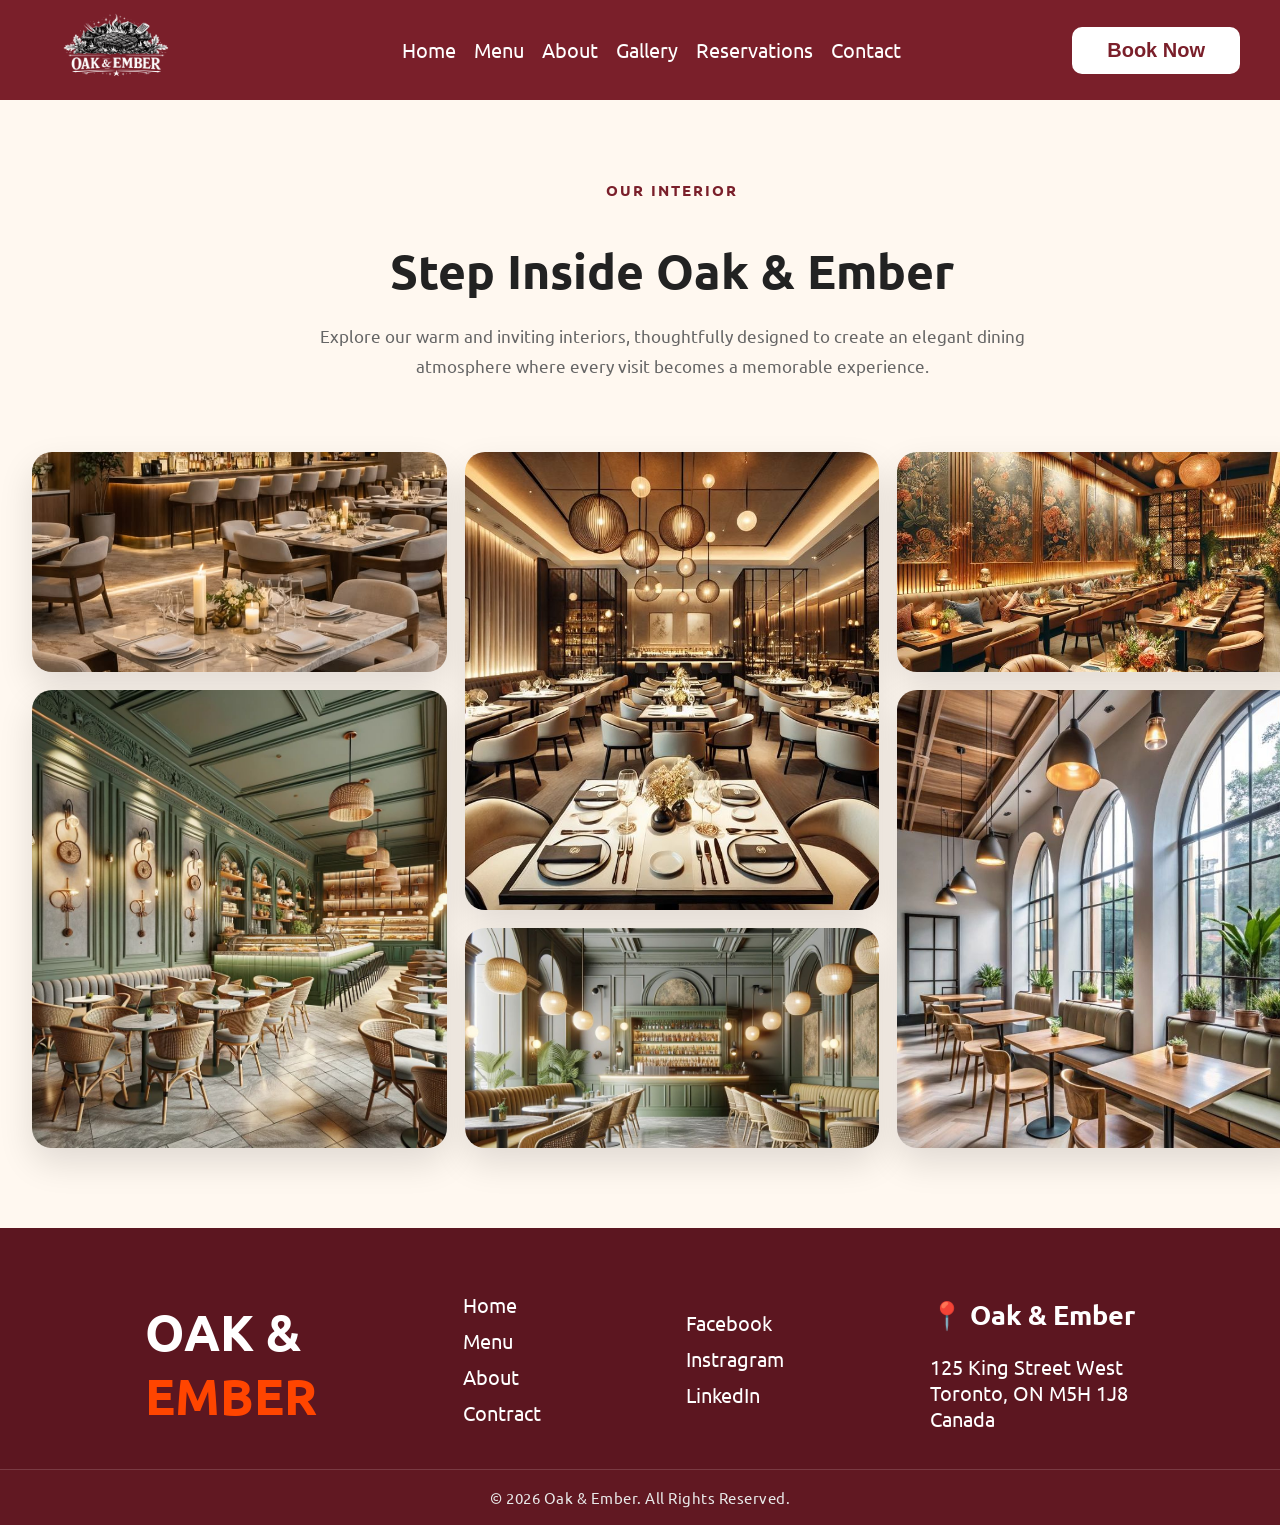
<file: gallery.html>
<!DOCTYPE html>
<html lang="en">

<head>
    <meta charset="UTF-8">
    <meta name="viewport" content="width=device-width, initial-scale=1.0">
    <title>Photo Gallery</title>

    <!--FONT-->
    <link rel="preconnect" href="https://fonts.googleapis.com">
    <link rel="preconnect" href="https://fonts.gstatic.com" crossorigin>
    <link
        href="https://fonts.googleapis.com/css2?family=Bebas+Neue&family=Google+Sans:ital,opsz,wght@0,17..18,400..700;1,17..18,400..700&family=Inter:ital,opsz,wght@0,14..32,100..900;1,14..32,100..900&family=Open+Sans:ital,wght@0,300..800;1,300..800&family=Sora:wght@100..800&family=Ubuntu:ital,wght@0,300;0,400;0,500;0,700;1,300;1,400;1,500;1,700&family=Unbounded:wght@200..900&display=swap"
        rel="stylesheet">

    <link rel="stylesheet" href="./style.css">
    <link rel="stylesheet" href="./gallery.css">
    <link rel="icon" type="image/png" href="./icons/maple.jpg">
</head>

<body>

    <header>
        <section class="nav-parent">
            <nav class="nav-container">
                <section class="logo">
                    <img src="./assets/logo.png" alt="logo">
                </section>
                <section class="nav-links">
                    <ul class="nav-ul">
                        <li><a href="./index.html">Home</a></li>
                        <li><a href="./menu.html">Menu</a></li>
                        <li><a href="./about.html">About</a></li>
                        <li><a href="./gallery.html">Gallery</a></li>
                        <li><a href="./reservation.html">Reservations</a></li>
                        <li><a href="./contact.html">Contact</a></li>
                    </ul>
                </section>
                <section class="book-btn-box">
                    <button class="book-btn">Book Now</button>
                </section>
            </nav>
        </section>
    </header>


    <main>

        <section class="gallery-header">

            <p>OUR INTERIOR</p>

            <h2>Step Inside Oak & Ember</h2>

            <span>
                Explore our warm and inviting interiors, thoughtfully designed to create
                an elegant dining atmosphere where every visit becomes a memorable experience.
            </span>

        </section>

        <section class="gallery-grid">

            <div class="gallery-item one">
                <img src="./gallery/01.jpg" alt="Main Dining Hall">
                <div class="gallery-overlay">
                    <h3>Main Dining Hall</h3>
                </div>
            </div>

            <div class="gallery-item two">
                <img src="./gallery/02.jpg" alt="Elegant Seating">
                <div class="gallery-overlay">
                    <h3>Elegant Seating</h3>
                </div>
            </div>

            <div class="gallery-item three">
                <img src="./gallery/03.jpg" alt="Private Dining">
                <div class="gallery-overlay">
                    <h3>Private Dining</h3>
                </div>
            </div>

            <div class="gallery-item four">
                <img src="./gallery/04.jpg" alt="Open Kitchen">
                <div class="gallery-overlay">
                    <h3>Open Kitchen</h3>
                </div>
            </div>

            <div class="gallery-item five">
                <img src="./gallery/05.jpg" alt="Cozy Lounge">
                <div class="gallery-overlay">
                    <h3>Cozy Lounge</h3>
                </div>
            </div>

            <div class="gallery-item six">
                <img src="./gallery/06.jpg" alt="Evening Ambience">
                <div class="gallery-overlay">
                    <h3>Evening Ambience</h3>
                </div>
            </div>

        </section>

    </main>




    <footer>
        <section class="footer-clm">

            <h1 class="footer-logo">OAK & <br> <span class="ember">EMBER</span></h1>

            <ul>
                <li><a href="./index.html">Home</a></li>
                <li><a href="./menu.html">Menu</a></li>
                <li><a href="./about.html">About</a></li>
                <li><a href="./contact.html">Contract</a></li>
            </ul>

            <ul>
                <li><a href="https://www.facebook.com/">Facebook</a></li>
                <li><a href="https://www.instagram.com/">Instragram</a></li>
                <li><a href="https://www.linkedin.com/">LinkedIn</a></li>
            </ul>

            <div>
                <h2>📍 Oak & Ember</h2>
                <p>125 King Street West<br>
                    Toronto, ON M5H 1J8<br>
                    Canada
                </p>
            </div>
        </section>


        <section class="copyright">
            <p>&copy; 2026 Oak &amp; Ember. All Rights Reserved.</p>
        </section>
    </footer>

</body>

</html>
</file>
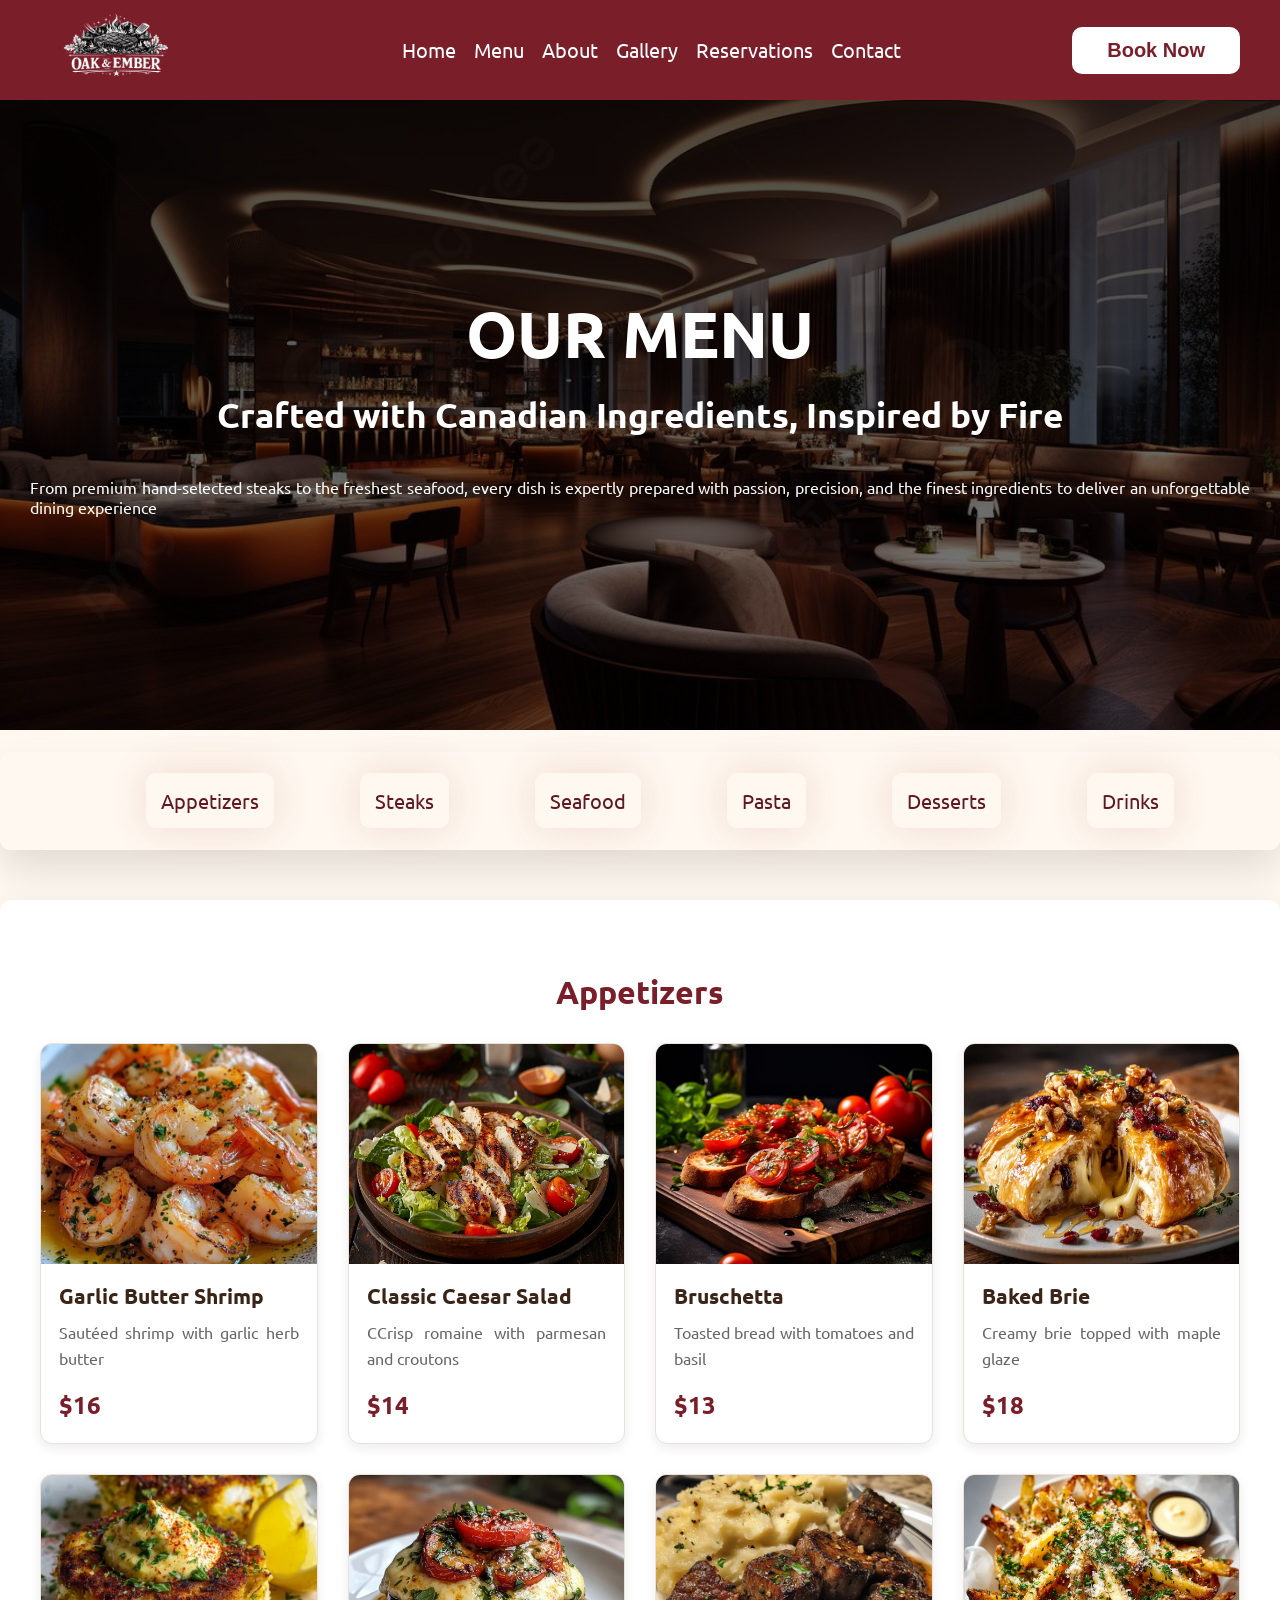
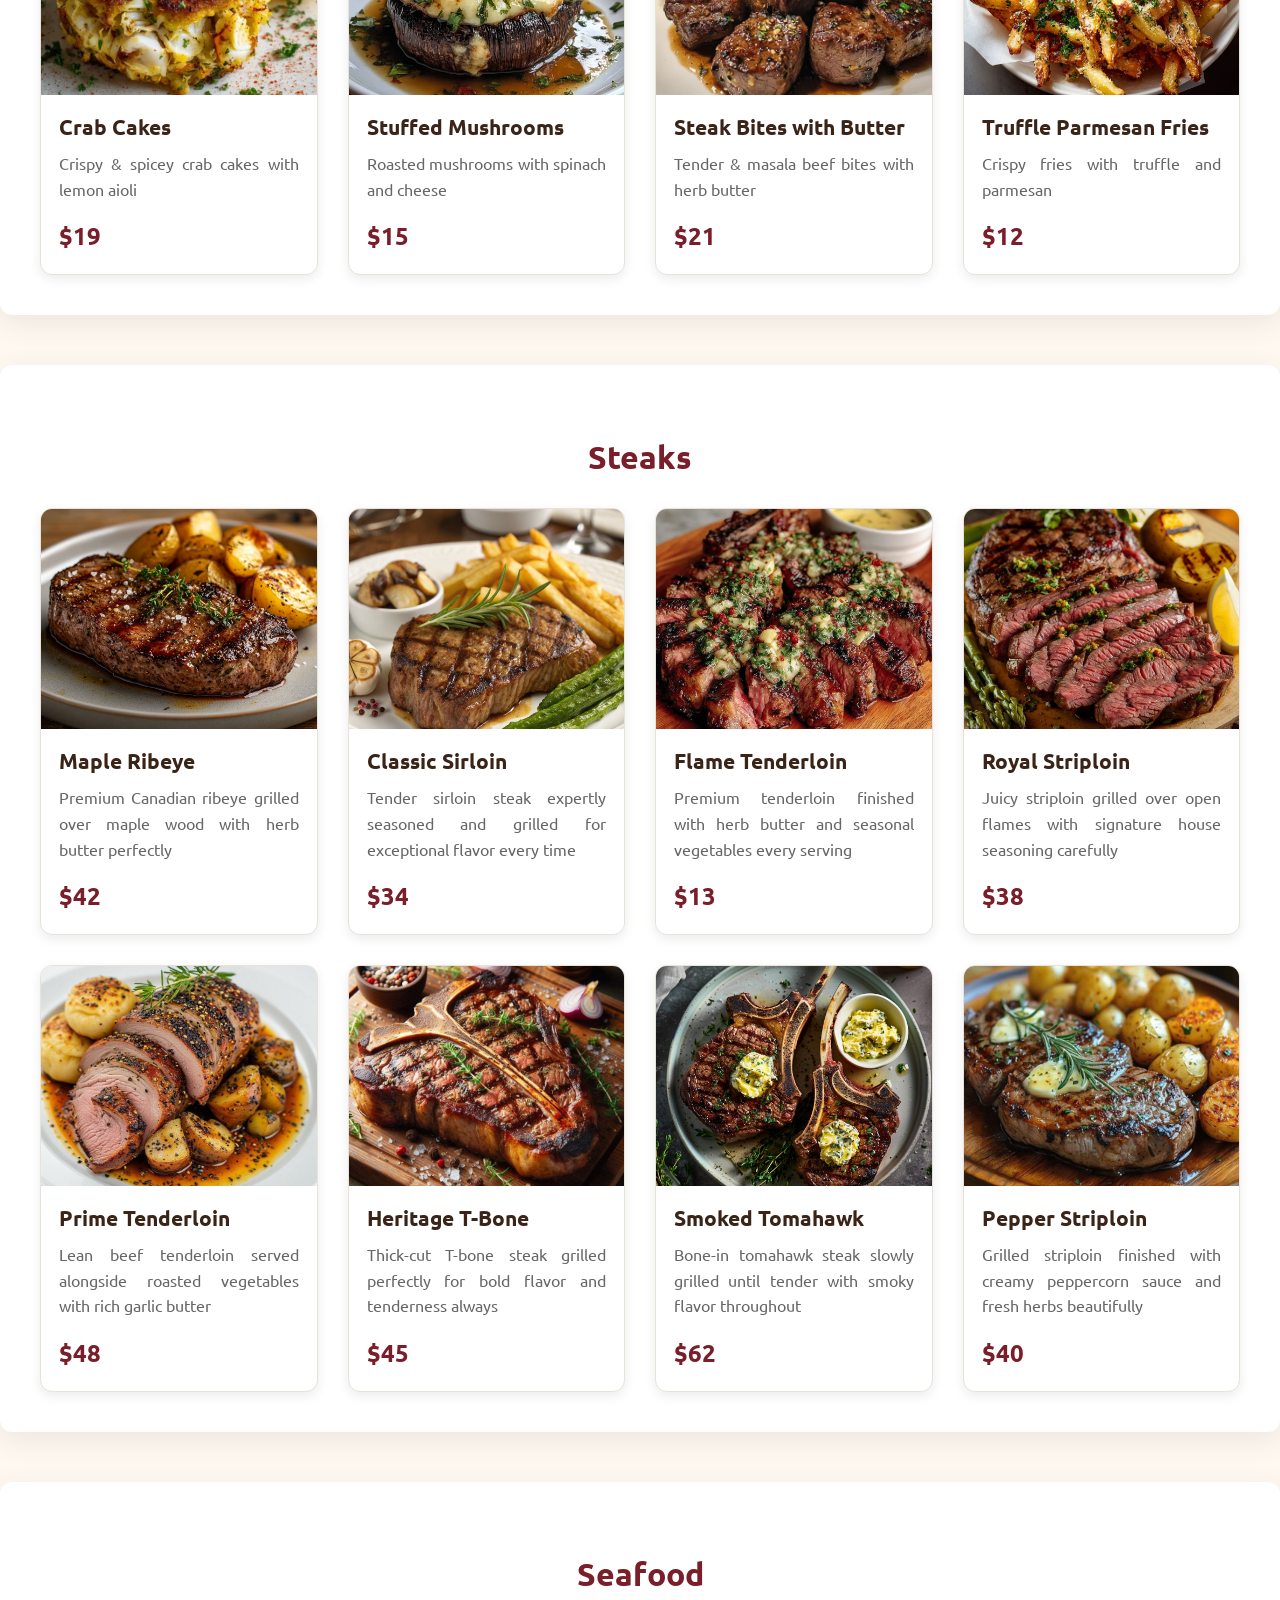
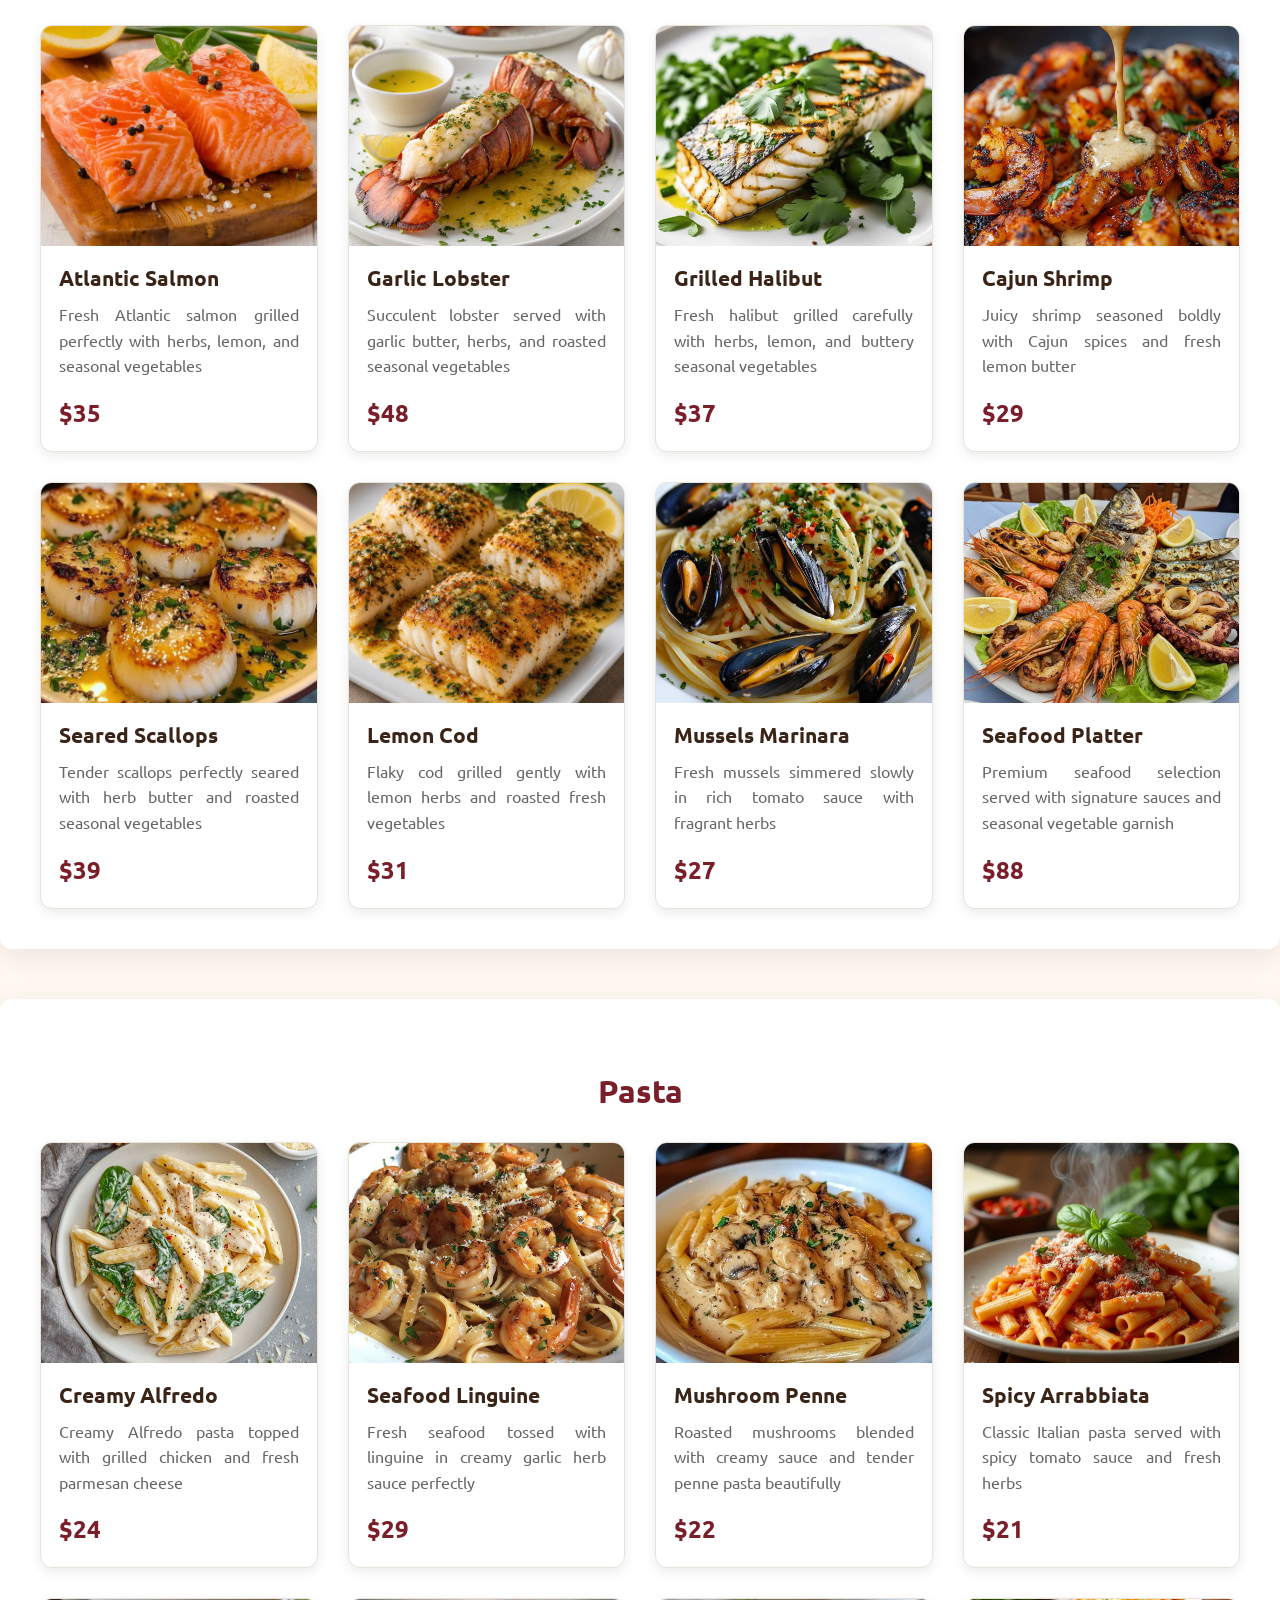
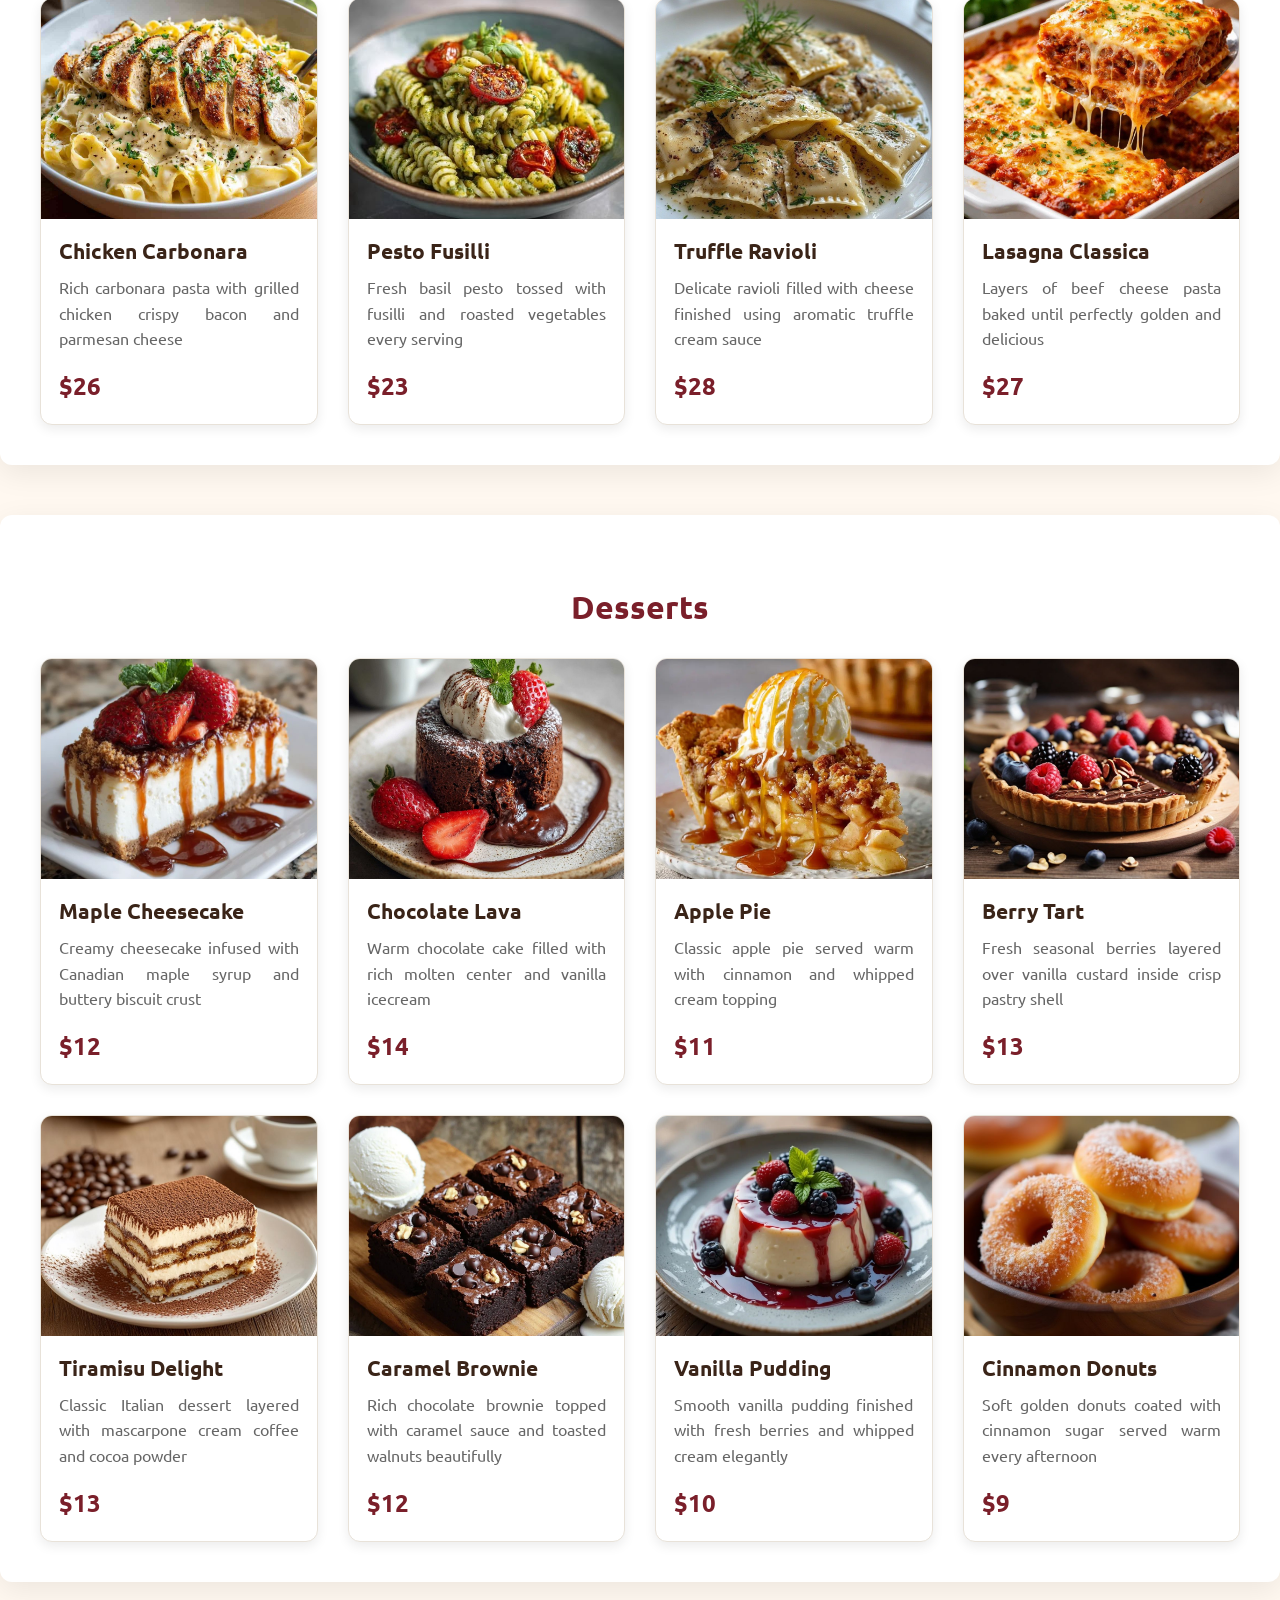
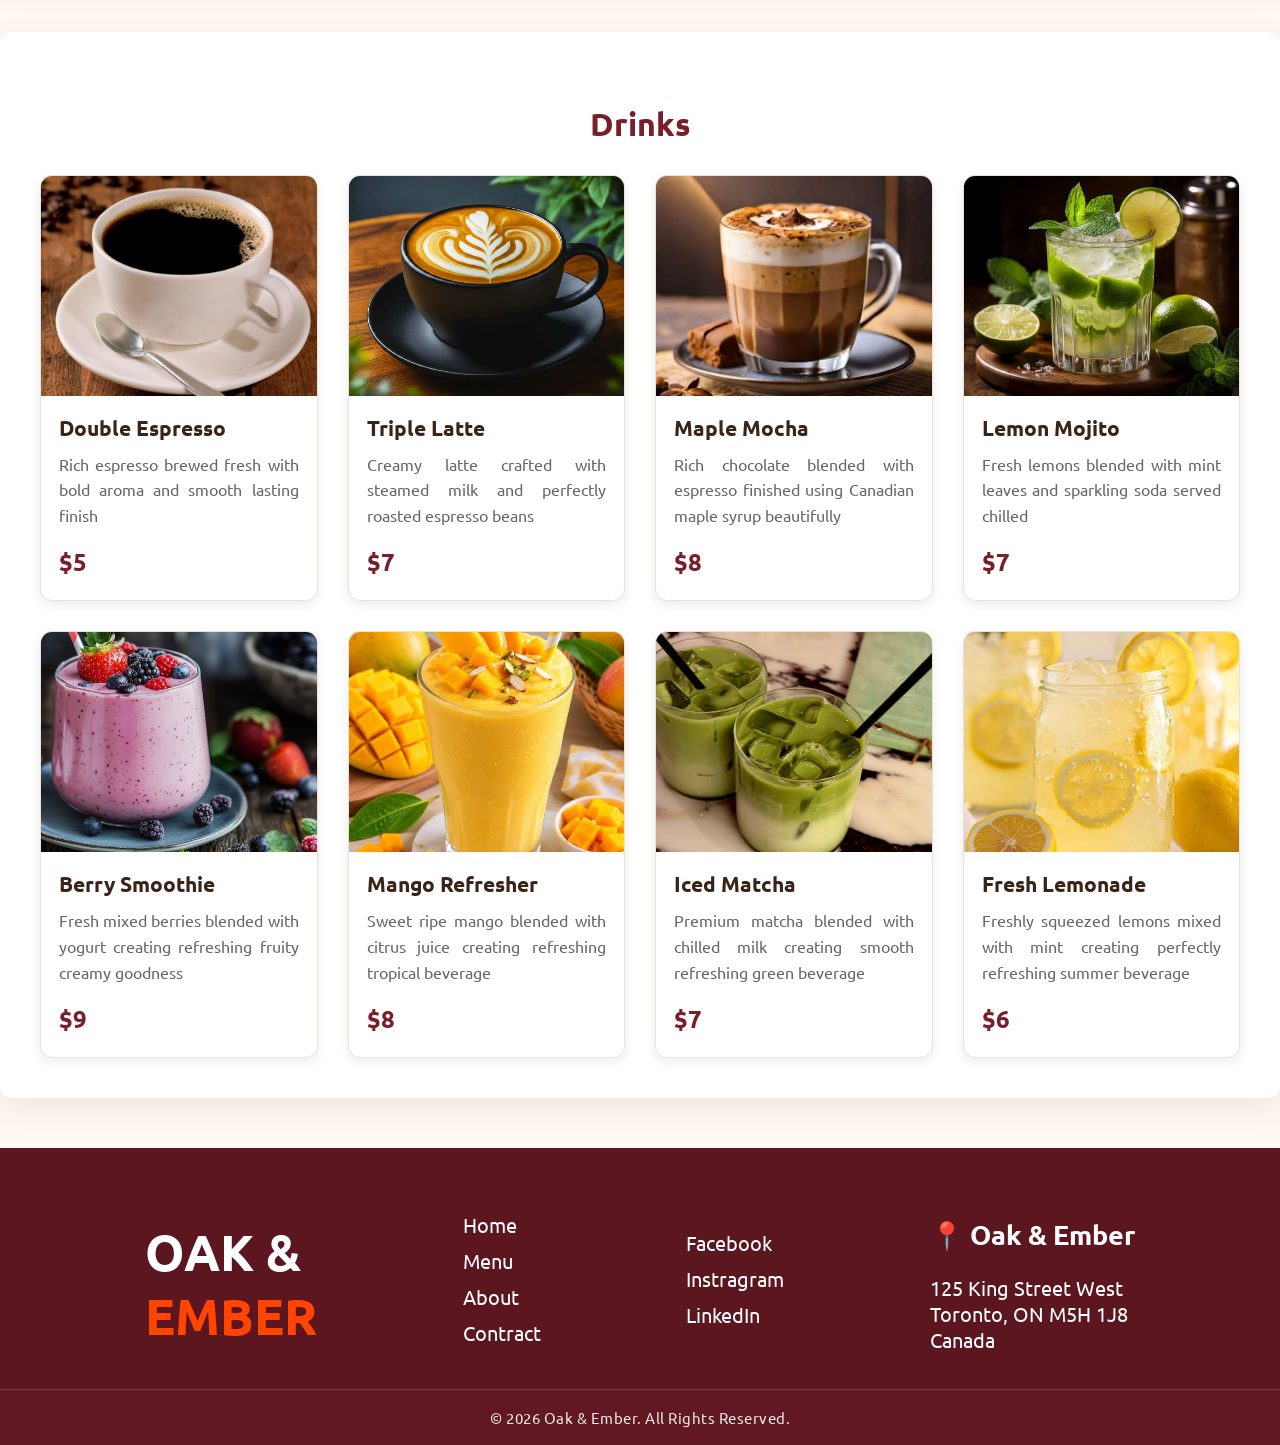
<file: menu.html>
<!DOCTYPE html>
<html lang="en">

<head>
    <meta charset="UTF-8">
    <meta name="viewport" content="width=device-width, initial-scale=1.0">
    <title>Explore Menu</title>

    <!--FONT-->
    <link rel="preconnect" href="https://fonts.googleapis.com">
    <link rel="preconnect" href="https://fonts.gstatic.com" crossorigin>
    <link
        href="https://fonts.googleapis.com/css2?family=Bebas+Neue&family=Google+Sans:ital,opsz,wght@0,17..18,400..700;1,17..18,400..700&family=Inter:ital,opsz,wght@0,14..32,100..900;1,14..32,100..900&family=Open+Sans:ital,wght@0,300..800;1,300..800&family=Sora:wght@100..800&family=Ubuntu:ital,wght@0,300;0,400;0,500;0,700;1,300;1,400;1,500;1,700&family=Unbounded:wght@200..900&display=swap"
        rel="stylesheet">

    <link rel="stylesheet" href="./style.css">
    <link rel="stylesheet" href="menu.css">
    <link rel="icon" type="image/png" href="./icons/maple.jpg">
</head>

<body>

    <header>
        <section class="nav-parent">
            <nav class="nav-container">
                <section class="logo">
                    <img src="./assets/logo.png" alt="logo">
                </section>
                <section class="nav-links">
                    <ul class="nav-ul">
                        <li><a href="./index.html">Home</a></li>
                        <li><a href="./menu.html">Menu</a></li>
                        <li><a href="./about.html">About</a></li>
                        <li><a href="./gallery.html">Gallery</a></li>
                        <li><a href="./reservation.html">Reservations</a></li>
                        <li><a href="./contact.html">Contact</a></li>
                    </ul>
                </section>
                <section class="book-btn-box">
                    <button class="book-btn">Book Now</button>
                </section>
            </nav>
        </section>
    </header>

    <section class="hero">
        <div class="hero-box">
            <section class="hero-content">
                <h1>OUR MENU</h1>
                <h2>Crafted with Canadian Ingredients,
                    Inspired by Fire</h2>
                <p>From premium hand-selected steaks to the freshest seafood, every dish is expertly prepared with
                    passion, precision, and the finest ingredients to deliver an unforgettable dining experience</p>
            </section>
        </div>
    </section>



    <section class="menu-nav-parent">
        <section class="menu-nav">
            <ul>
                <li><a href="#appetizers">Appetizers</a></li>
                <li><a href="#steak">Steaks</a></li>
                <li><a href="#seafood">Seafood</a></li>
                <li><a href="#ppp">Pasta</a></li>
                <li><a href="#dess">Desserts</a></li>
                <li><a href="#drink">Drinks</a></li>
            </ul>
        </section>
    </section>

    <!--Real Menu-->
    <section>

        <!--apetizer-->
        <div class="menu-item-parent">

            <section id="appetizers" class="menu-item-box">

                <h3>
                    Appetizers
                </h3>
                <section class="menu-card-box">

                    <!--item card-->
                    <section class="food-card">
                        <img src="./food_img/girlic_butter_shirmp.jpg" alt="">
                        <h3>Garlic Butter Shrimp</h3>
                        <p>Sautéed shrimp with garlic herb butter</p>
                        <h2>$16</h2>
                    </section>

                    <!--item card-->
                    <section class="food-card">
                        <img src="./food_img/c_salad.jpg" alt="">
                        <h3>Classic Caesar Salad</h3>
                        <p>CCrisp romaine with parmesan and croutons</p>
                        <h2>$14</h2>
                    </section>

                    <!--item card-->
                    <section class="food-card">
                        <img src="./food_img/brusch.jpg" alt="">
                        <h3>Bruschetta</h3>
                        <p>Toasted bread with tomatoes and basil</p>
                        <h2>$13</h2>
                    </section>

                    <!--item card-->
                    <section class="food-card">
                        <img src="./food_img/brie.jpg" alt="">
                        <h3>Baked Brie</h3>
                        <p>Creamy brie topped with maple glaze</p>
                        <h2>$18</h2>
                    </section>

                    <!--item card-->
                    <section class="food-card">
                        <img src="./food_img/crab_cakes.jpg" alt="">
                        <h3>Crab Cakes</h3>
                        <p>Crispy & spicey crab cakes with lemon aioli</p>
                        <h2>$19</h2>
                    </section>

                    <!--item card-->
                    <section class="food-card">
                        <img src="./food_img/mashroom.jpg" alt="">
                        <h3>Stuffed Mushrooms</h3>
                        <p>Roasted mushrooms with spinach and cheese</p>
                        <h2>$15</h2>
                    </section>

                    <!--item card-->
                    <section class="food-card">
                        <img src="./food_img/butter_stack.jpg" alt="">
                        <h3>Steak Bites with Butter</h3>
                        <p> Tender & masala beef bites with herb butter</p>
                        <h2>$21</h2>
                    </section>

                    <!--item card-->
                    <section class="food-card">
                        <img src="./food_img/fries.jpg" alt="">
                        <h3>Truffle Parmesan Fries</h3>
                        <p>Crispy fries with truffle and parmesan</p>
                        <h2>$12</h2>
                    </section>

                </section>

            </section>

        </div>

        <!--steak-->
        <div class="menu-item-parent">

            <section id="steak" class="menu-item-box">

                <h3>
                    Steaks
                </h3>
                <section class="menu-card-box">

                    <!--item card-->
                    <section class="food-card">
                        <img src="./food_img/steak/ribeye.jpg" alt="">
                        <h3>Maple Ribeye</h3>
                        <p>Premium Canadian ribeye grilled over maple wood with herb butter perfectly</p>
                        <h2>$42</h2>
                    </section>

                    <!--item card-->
                    <section class="food-card">
                        <img src="./food_img/steak/Sirloin.jpg" alt="">
                        <h3>Classic Sirloin</h3>
                        <p>Tender sirloin steak expertly seasoned and grilled for exceptional flavor every time</p>
                        <h2>$34</h2>
                    </section>

                    <!--item card-->
                    <section class="food-card">
                        <img src="./food_img/steak/flame.jpg" alt="">
                        <h3>Flame Tenderloin</h3>
                        <p>Premium tenderloin finished with herb butter and seasonal vegetables every serving</p>
                        <h2>$13</h2>
                    </section>

                    <!--item card-->
                    <section class="food-card">
                        <img src="./food_img//steak/Striploin.jpg" alt="">
                        <h3>Royal Striploin</h3>
                        <p>Juicy striploin grilled over open flames with signature house seasoning carefully</p>
                        <h2>$38</h2>
                    </section>

                    <!--item card-->
                    <section class="food-card">
                        <img src="./food_img/steak/Tenderloin.jpg" alt="">
                        <h3>Prime Tenderloin</h3>
                        <p>Lean beef tenderloin served alongside roasted vegetables with rich garlic butter</p>
                        <h2>$48</h2>
                    </section>

                    <!--item card-->
                    <section class="food-card">
                        <img src="./food_img/steak/t-bone.jpg" alt="">
                        <h3>Heritage T-Bone</h3>
                        <p>Thick-cut T-bone steak grilled perfectly for bold flavor and tenderness always</p>
                        <h2>$45</h2>
                    </section>

                    <!--item card-->
                    <section class="food-card">
                        <img src="./food_img/steak/Tomahawk.jpg" alt="">
                        <h3>Smoked Tomahawk</h3>
                        <p>Bone-in tomahawk steak slowly grilled until tender with smoky flavor throughout</p>
                        <h2>$62</h2>
                    </section>

                    <!--item card-->
                    <section class="food-card">
                        <img src="./food_img/steak/Pepper Striploin.jpg" alt="">
                        <h3>Pepper Striploin</h3>
                        <p>Grilled striploin finished with creamy peppercorn sauce and fresh herbs beautifully</p>
                        <h2>$40</h2>
                    </section>

                </section>

            </section>

        </div>

        <!--seafood-->
        <div class="menu-item-parent">

            <section id="seafood" class="menu-item-box">

                <h3>
                    Seafood
                </h3>
                <section class="menu-card-box">

                    <!-- item card -->
                    <section class="food-card">
                        <img src="./food_img/seafood/a_salmon.jpg" alt="">
                        <h3>Atlantic Salmon</h3>
                        <p>Fresh Atlantic salmon grilled perfectly with herbs, lemon, and seasonal vegetables</p>
                        <h2>$35</h2>
                    </section>

                    <!-- item card -->
                    <section class="food-card">
                        <img src="./food_img/seafood/g_lobster.jpg" alt="">
                        <h3>Garlic Lobster</h3>
                        <p>Succulent lobster served with garlic butter, herbs, and roasted seasonal vegetables</p>
                        <h2>$48</h2>
                    </section>

                    <!-- item card -->
                    <section class="food-card">
                        <img src="./food_img/seafood/g_halibut.jpg" alt="">
                        <h3>Grilled Halibut</h3>
                        <p>Fresh halibut grilled carefully with herbs, lemon, and buttery seasonal vegetables</p>
                        <h2>$37</h2>
                    </section>

                    <!-- item card -->
                    <section class="food-card">
                        <img src="./food_img/seafood/c_shimp.jpg" alt="">
                        <h3>Cajun Shrimp</h3>
                        <p>Juicy shrimp seasoned boldly with Cajun spices and fresh lemon butter</p>
                        <h2>$29</h2>
                    </section>

                    <!-- item card -->
                    <section class="food-card">
                        <img src="./food_img/seafood/Seared_Scallops.jpg" alt="">
                        <h3>Seared Scallops</h3>
                        <p>Tender scallops perfectly seared with herb butter and roasted seasonal vegetables</p>
                        <h2>$39</h2>
                    </section>

                    <!-- item card -->
                    <section class="food-card">
                        <img src="./food_img/seafood/Lemon Cod.jpg" alt="">
                        <h3>Lemon Cod</h3>
                        <p>Flaky cod grilled gently with lemon herbs and roasted fresh vegetables</p>
                        <h2>$31</h2>
                    </section>

                    <!-- item card -->
                    <section class="food-card">
                        <img src="./food_img/seafood/Mussels Marinara.jpg" alt="">
                        <h3>Mussels Marinara</h3>
                        <p>Fresh mussels simmered slowly in rich tomato sauce with fragrant herbs</p>
                        <h2>$27</h2>
                    </section>

                    <!-- item card -->
                    <section class="food-card">
                        <img src="./food_img/seafood/platter.jpg" alt="">
                        <h3>Seafood Platter</h3>
                        <p>Premium seafood selection served with signature sauces and seasonal vegetable garnish</p>
                        <h2>$88</h2>
                    </section>

                </section>

            </section>

        </div>

        <!--pasta-->
        <div class="menu-item-parent">

            <section id="ppp" class="menu-item-box">

                <h3>
                    Pasta
                </h3>
                <section class="menu-card-box">

                    <!-- item card -->
                    <section class="food-card">
                        <img src="./food_img/pasta/Creamy Alfredo.jpg" alt="">
                        <h3>Creamy Alfredo</h3>
                        <p>Creamy Alfredo pasta topped with grilled chicken and fresh parmesan cheese</p>
                        <h2>$24</h2>
                    </section>

                    <!-- item card -->
                    <section class="food-card">
                        <img src="./food_img/pasta/Seafood Linguine.jpg" alt="">
                        <h3>Seafood Linguine</h3>
                        <p>Fresh seafood tossed with linguine in creamy garlic herb sauce perfectly</p>
                        <h2>$29</h2>
                    </section>

                    <!-- item card -->
                    <section class="food-card">
                        <img src="./food_img/pasta/Mushroom Penne.jpg" alt="">
                        <h3>Mushroom Penne</h3>
                        <p>Roasted mushrooms blended with creamy sauce and tender penne pasta beautifully</p>
                        <h2>$22</h2>
                    </section>

                    <!-- item card -->
                    <section class="food-card">
                        <img src="./food_img/pasta/Spicy Arrabbiata.jpg" alt="">
                        <h3>Spicy Arrabbiata</h3>
                        <p>Classic Italian pasta served with spicy tomato sauce and fresh herbs</p>
                        <h2>$21</h2>
                    </section>

                    <!-- item card -->
                    <section class="food-card">
                        <img src="./food_img/pasta/Chicken Carbonara.jpg" alt="">
                        <h3>Chicken Carbonara</h3>
                        <p>Rich carbonara pasta with grilled chicken crispy bacon and parmesan cheese</p>
                        <h2>$26</h2>
                    </section>

                    <!-- item card -->
                    <section class="food-card">
                        <img src="./food_img/pasta/Pesto Fusilli.jpg" alt="">
                        <h3>Pesto Fusilli</h3>
                        <p>Fresh basil pesto tossed with fusilli and roasted vegetables every serving</p>
                        <h2>$23</h2>
                    </section>

                    <!-- item card -->
                    <section class="food-card">
                        <img src="./food_img/pasta/Truffle Ravioli.jpg" alt="">
                        <h3>Truffle Ravioli</h3>
                        <p>Delicate ravioli filled with cheese finished using aromatic truffle cream sauce</p>
                        <h2>$28</h2>
                    </section>

                    <!-- item card -->
                    <section class="food-card">
                        <img src="./food_img/pasta/Lasagna Classica.jpg" alt="">
                        <h3>Lasagna Classica</h3>
                        <p>Layers of beef cheese pasta baked until perfectly golden and delicious</p>
                        <h2>$27</h2>
                    </section>

                </section>

            </section>

        </div>

        <!--desserts-->
        <div class="menu-item-parent">

            <section id="dess" class="menu-item-box">

                <h3>
                    Desserts
                </h3>
                <section class="menu-card-box">

                    <!-- item card -->
                    <section class="food-card">
                        <img src="./food_img/desserts/Maple Cheesecake.jpg" alt="">
                        <h3>Maple Cheesecake</h3>
                        <p>Creamy cheesecake infused with Canadian maple syrup and buttery biscuit crust</p>
                        <h2>$12</h2>
                    </section>

                    <!-- item card -->
                    <section class="food-card">
                        <img src="./food_img/desserts/Chocolate Lava.jpg" alt="">
                        <h3>Chocolate Lava</h3>
                        <p>Warm chocolate cake filled with rich molten center and vanilla icecream</p>
                        <h2>$14</h2>
                    </section>

                    <!-- item card -->
                    <section class="food-card">
                        <img src="./food_img/desserts/Apple Pie.jpg" alt="">
                        <h3>Apple Pie</h3>
                        <p>Classic apple pie served warm with cinnamon and whipped cream topping</p>
                        <h2>$11</h2>
                    </section>

                    <!-- item card -->
                    <section class="food-card">
                        <img src="./food_img/desserts/Berry Tart.jpg" alt="">
                        <h3>Berry Tart</h3>
                        <p>Fresh seasonal berries layered over vanilla custard inside crisp pastry shell</p>
                        <h2>$13</h2>
                    </section>

                    <!-- item card -->
                    <section class="food-card">
                        <img src="./food_img/desserts/Tiramisu Delight.jpg" alt="">
                        <h3>Tiramisu Delight</h3>
                        <p>Classic Italian dessert layered with mascarpone cream coffee and cocoa powder</p>
                        <h2>$13</h2>
                    </section>

                    <!-- item card -->
                    <section class="food-card">
                        <img src="./food_img/desserts/Caramel Brownie.jpg" alt="">
                        <h3>Caramel Brownie</h3>
                        <p>Rich chocolate brownie topped with caramel sauce and toasted walnuts beautifully</p>
                        <h2>$12</h2>
                    </section>

                    <!-- item card -->
                    <section class="food-card">
                        <img src="./food_img/desserts/Vanilla Pudding.jpg" alt="">
                        <h3>Vanilla Pudding</h3>
                        <p>Smooth vanilla pudding finished with fresh berries and whipped cream elegantly</p>
                        <h2>$10</h2>
                    </section>

                    <!-- item card -->
                    <section class="food-card">
                        <img src="./food_img/desserts/Cinnamon Donuts.jpg" alt="">
                        <h3>Cinnamon Donuts</h3>
                        <p>Soft golden donuts coated with cinnamon sugar served warm every afternoon</p>
                        <h2>$9</h2>
                    </section>

                </section>

            </section>

        </div>

        <!--drink-->
        <div class="menu-item-parent">

            <section id="drink" class="menu-item-box">

                <h3>
                    Drinks
                </h3>
                <section class="menu-card-box">

                    <!-- item card -->
                    <section class="food-card">
                        <img src="./food_img/drinks/Double Espresso.jpg" alt="">
                        <h3>Double Espresso</h3>
                        <p>Rich espresso brewed fresh with bold aroma and smooth lasting finish</p>
                        <h2>$5</h2>
                    </section>

                    <!-- item card -->
                    <section class="food-card">
                        <img src="./food_img/drinks/Latte.jpg" alt="">
                        <h3>Triple Latte</h3>
                        <p>Creamy latte crafted with steamed milk and perfectly roasted espresso beans</p>
                        <h2>$7</h2>
                    </section>

                    <!-- item card -->
                    <section class="food-card">
                        <img src="./food_img/drinks/Mocha.jpg" alt="">
                        <h3>Maple Mocha</h3>
                        <p>Rich chocolate blended with espresso finished using Canadian maple syrup beautifully</p>
                        <h2>$8</h2>
                    </section>

                    <!-- item card -->
                    <section class="food-card">
                        <img src="./food_img/drinks/Lemon Mojito.jpg" alt="">
                        <h3>Lemon Mojito</h3>
                        <p>Fresh lemons blended with mint leaves and sparkling soda served chilled</p>
                        <h2>$7</h2>
                    </section>

                    <!-- item card -->
                    <section class="food-card">
                        <img src="./food_img/drinks/Berry Smoothie.jpg" alt="">
                        <h3>Berry Smoothie</h3>
                        <p>Fresh mixed berries blended with yogurt creating refreshing fruity creamy goodness</p>
                        <h2>$9</h2>
                    </section>

                    <!-- item card -->
                    <section class="food-card">
                        <img src="./food_img/drinks/Mango Refresher.jpg" alt="">
                        <h3>Mango Refresher</h3>
                        <p>Sweet ripe mango blended with citrus juice creating refreshing tropical beverage</p>
                        <h2>$8</h2>
                    </section>

                    <!-- item card -->
                    <section class="food-card">
                        <img src="./food_img/drinks/Iced Matcha.jpg" alt="">
                        <h3>Iced Matcha</h3>
                        <p>Premium matcha blended with chilled milk creating smooth refreshing green beverage</p>
                        <h2>$7</h2>
                    </section>

                    <!-- item card -->
                    <section class="food-card">
                        <img src="./food_img/drinks/Fresh Lemonade.jpg" alt="">
                        <h3>Fresh Lemonade</h3>
                        <p>Freshly squeezed lemons mixed with mint creating perfectly refreshing summer beverage</p>
                        <h2>$6</h2>
                    </section>

                </section>

            </section>

        </div>



    </section>
    </div>

    </section>
    <!--Real Menu-->




    <footer>
        <section class="footer-clm">

            <h1 class="footer-logo">OAK & <br> <span class="ember">EMBER</span></h1>

            <ul>
                <li><a href="./index.html">Home</a></li>
                <li><a href="./menu.html">Menu</a></li>
                <li><a href="./about.html">About</a></li>
                <li><a href="./contact.html">Contract</a></li>
            </ul>

            <ul>
                <li><a href="https://www.facebook.com/">Facebook</a></li>
                <li><a href="https://www.instagram.com/">Instragram</a></li>
                <li><a href="https://www.linkedin.com/">LinkedIn</a></li>
            </ul>

            <div>
                <h2>📍 Oak & Ember</h2>
                <p>125 King Street West<br>
                    Toronto, ON M5H 1J8<br>
                    Canada
                </p>
            </div>
        </section>


        <section class="copyright">
            <p>&copy; 2026 Oak &amp; Ember. All Rights Reserved.</p>
        </section>
    </footer>

</body>

</html>
</file>
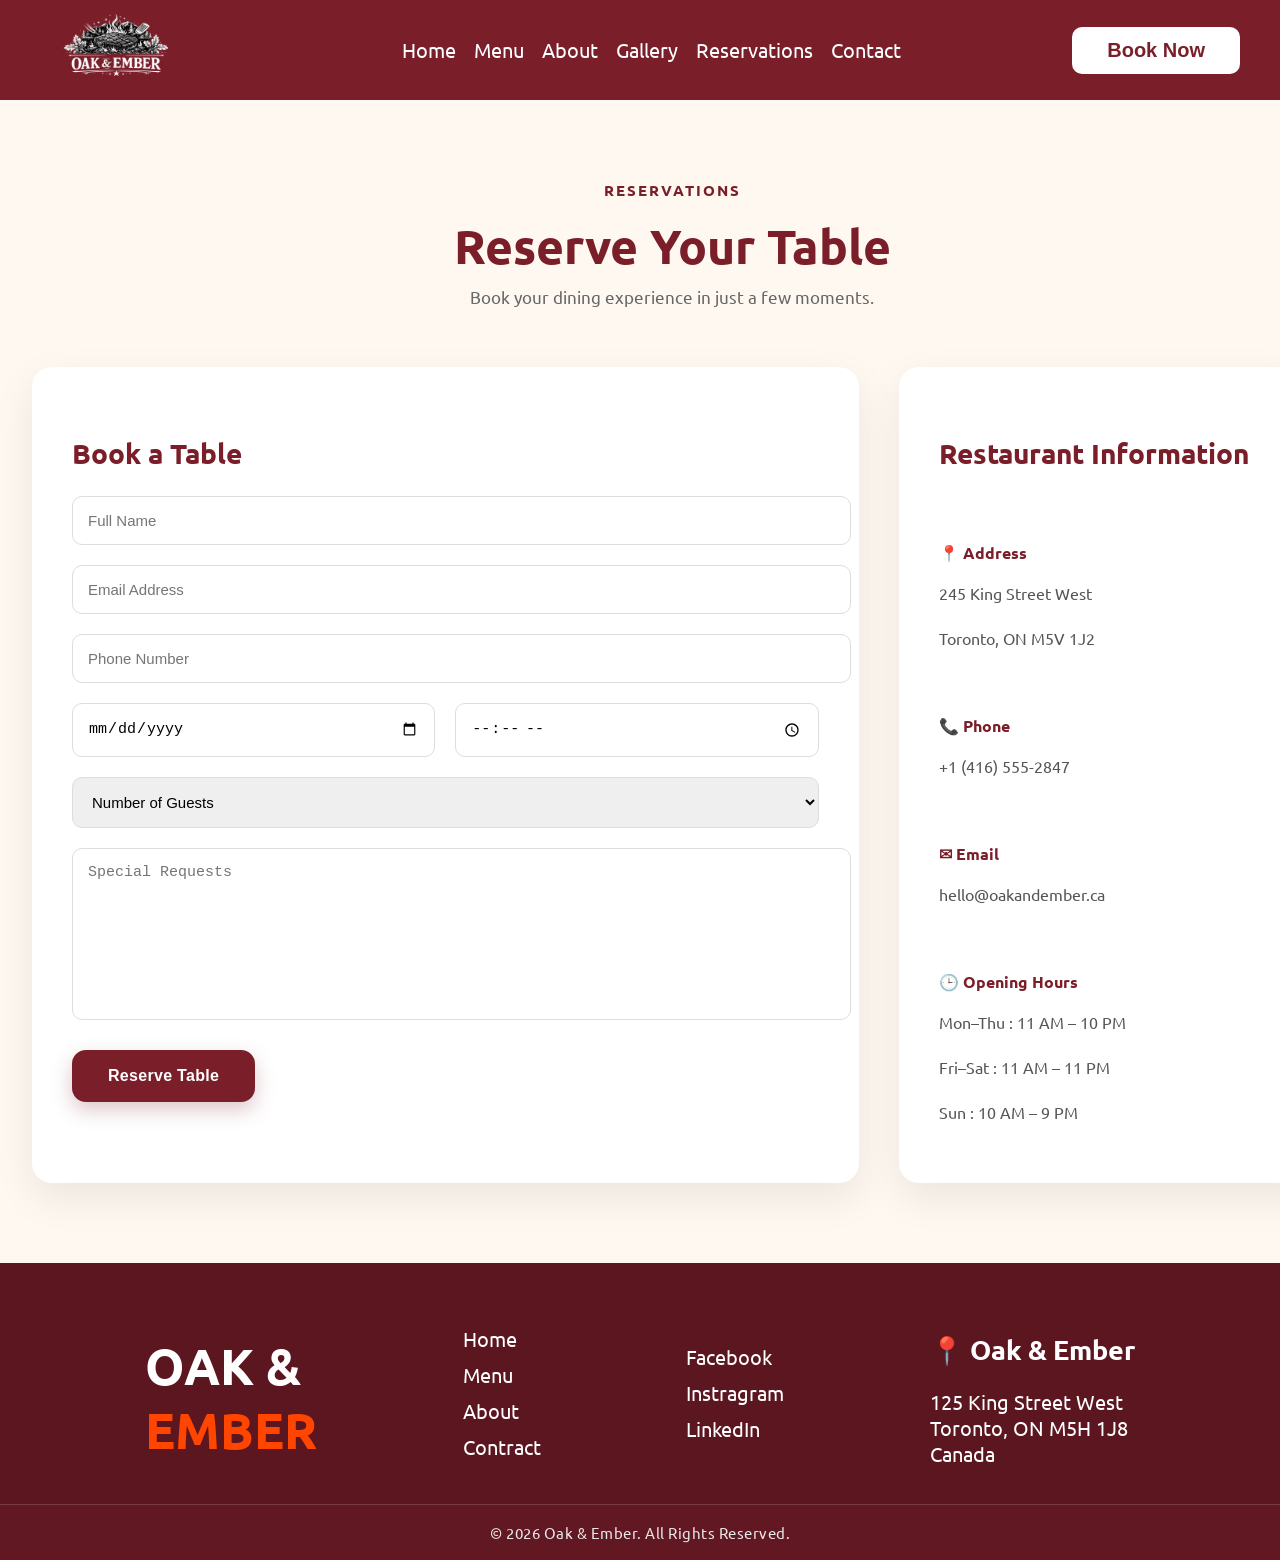
<file: reservation.html>
<!DOCTYPE html>
<html lang="en">

<head>
    <meta charset="UTF-8">
    <meta name="viewport" content="width=device-width, initial-scale=1.0">
    <title>Oak & Ember</title>

    <!--FONT-->
    <link rel="preconnect" href="https://fonts.googleapis.com">
    <link rel="preconnect" href="https://fonts.gstatic.com" crossorigin>
    <link
        href="https://fonts.googleapis.com/css2?family=Bebas+Neue&family=Google+Sans:ital,opsz,wght@0,17..18,400..700;1,17..18,400..700&family=Inter:ital,opsz,wght@0,14..32,100..900;1,14..32,100..900&family=Open+Sans:ital,wght@0,300..800;1,300..800&family=Sora:wght@100..800&family=Ubuntu:ital,wght@0,300;0,400;0,500;0,700;1,300;1,400;1,500;1,700&family=Unbounded:wght@200..900&display=swap"
        rel="stylesheet">

    <link rel="stylesheet" href="./style.css">
    <link rel="stylesheet" href="./reservation.css">
    <link rel="icon" type="image/png" href="./icons/maple.jpg">
</head>

<body>

    <header>
        <section class="nav-parent">
            <nav class="nav-container">
                <section class="logo">
                    <img src="./assets/logo.png" alt="logo">
                </section>
                <section class="nav-links">
                    <ul class="nav-ul">
                        <li><a href="./index.html">Home</a></li>
                        <li><a href="./menu.html">Menu</a></li>
                        <li><a href="./about.html">About</a></li>
                        <li><a href="./gallery.html">Gallery</a></li>
                        <li><a href="./reservation.html">Reservations</a></li>
                        <li><a href="./contact.html">Contact</a></li>
                    </ul>
                </section>
                <section class="book-btn-box">
                    <button class="book-btn">Book Now</button>
                </section>
            </nav>
        </section>
    </header>

    <main>




        
        <section class="reservation">

            <div class="reservation-title">
                <p>RESERVATIONS</p>
                <h2>Reserve Your Table</h2>
                <span>Book your dining experience in just a few moments.</span>
            </div>

            <div class="reservation-container">

                <!-- Reservation Form -->
                <div class="reservation-form">

                    <h3>Book a Table</h3>

                    <form>

                        <input type="text" placeholder="Full Name" required>

                        <input type="email" placeholder="Email Address" required>

                        <input type="tel" placeholder="Phone Number" required>

                        <div class="form-row">
                            <input type="date" required>
                            <input type="time" required>
                        </div>

                        <select required>
                            <option selected disabled>Number of Guests</option>
                            <option>1 Guest</option>
                            <option>2 Guests</option>
                            <option>3 Guests</option>
                            <option>4 Guests</option>
                            <option>5 Guests</option>
                            <option>6+ Guests</option>
                        </select>

                        <textarea placeholder="Special Requests"></textarea>

                        <button class="menu-btn">Reserve Table</button>

                    </form>

                </div>

                <!-- Restaurant Info -->

                <div class="restaurant-info">

                    <h3>Restaurant Information</h3>

                    <div class="info-box">
                        <h4>📍 Address</h4>
                        <p>245 King Street West</p>
                        <p>Toronto, ON M5V 1J2</p>
                    </div>

                    <div class="info-box">
                        <h4>📞 Phone</h4>
                        <p>+1 (416) 555-2847</p>
                    </div>

                    <div class="info-box">
                        <h4>✉ Email</h4>
                        <p>hello@oakandember.ca</p>
                    </div>

                    <div class="info-box">
                        <h4>🕒 Opening Hours</h4>

                        <p>Mon–Thu : 11 AM – 10 PM</p>
                        <p>Fri–Sat : 11 AM – 11 PM</p>
                        <p>Sun : 10 AM – 9 PM</p>
                    </div>

                </div>

            </div>

        </section>





    </main>

    <footer>
        <section class="footer-clm">

            <h1 class="footer-logo">OAK & <br> <span class="ember">EMBER</span></h1>

            <ul>
                <li><a href="./index.html">Home</a></li>
                <li><a href="./menu.html">Menu</a></li>
                <li><a href="./about.html">About</a></li>
                <li><a href="./contact.html">Contract</a></li>
            </ul>

            <ul>
                <li><a href="https://www.facebook.com/">Facebook</a></li>
                <li><a href="https://www.instagram.com/">Instragram</a></li>
                <li><a href="https://www.linkedin.com/">LinkedIn</a></li>
            </ul>

            <div>
                <h2>📍 Oak & Ember</h2>
                <p>125 King Street West<br>
                    Toronto, ON M5H 1J8<br>
                    Canada
                </p>
            </div>
        </section>


        <section class="copyright">
            <p>&copy; 2026 Oak &amp; Ember. All Rights Reserved.</p>
        </section>
    </footer>

</body>

</html>
</file>
<file: style.css>
body {
    font-family: "Ubuntu", sans-serif;
    margin: 0;
    padding: 0;
    background-color: #FFF8F0;
}

p {
    text-align: justify;
}

.nav-parent {
    background-color: #7A1F2A;
    display: flex;
    justify-content: center;
    align-items: center;

}

.nav-container {
    width: 100%;
    max-width: 1200px;

    display: flex;
    justify-content: space-between;
    align-items: center;


}

.logo img {
    height: 100px;
    width: auto;
    display: block;
    object-fit: contain;
    margin: 0;
    padding: 0;
}

.nav-ul {
    list-style: none;
    display: flex;
    justify-content: center;
    align-items: center;
    gap: 18px;
}

.nav-ul a {
    display: inline-block;
    text-decoration: none;
    font-size: 20px;
    color: white;
    transition: all 0.3s ease;
}

.nav-ul a:hover {
    transform: translateY(-2px);
}

.book-btn {
    padding: 12px 35px;
    font-size: 20px;
    font-weight: 600;
    background-color: white;
    color: #7A1F2A;
    border: none;
    border-radius: 10px;
    cursor: pointer;
    transition: all 0.3s ease;

}

.book-btn:hover {
    background-color: white;
    color: #7A1F2A;
    transform: translateY(-2px);
    box-shadow: 0 8px 20px rgba(0, 0, 0, 0.25);
}

.hero-parent {
    display: flex;
    justify-content: center;
    align-items: center;
}

.hero-container {
    /*display: flex;
    justify-content: space-between; */
    display: grid;
    grid-template-columns: repeat(2, 1fr);
    width: 100%;
    max-width: 1400px;
    background-color: #FFF8F0;

    margin: 0 auto;
    padding: 30px 32px 10px 32px;

    align-items: center;
    /* Vertically centers both columns */
    min-height: 80vh;
    /* Gives the hero enough height */
    gap: 60px;

}

.left-hero {
    max-width: 550px;
}

.left-hero p:first-child {
    color: #7A1F2A;
    font-size: 16px;
    font-weight: 700;
    letter-spacing: 3px;
    text-transform: uppercase;
    margin-bottom: 20px;
}

.left-hero h1 {
    font-family: "Sora", sans-serif;
    font-size: 60px;
    font-weight: 700;
    color: #2B2B2B;
    line-height: 1.2;
    margin-bottom: 25px;
}

.left-hero p:last-child {
    font-family: "Open Sans", sans-serif;
    font-size: 18px;
    line-height: 1.8;
    color: #666666;
    margin-bottom: 35px;
}

.menu-btn {
    padding: 15px 34px;
    background: #7A1F2A;
    color: #fff;
    border: 2px solid #7A1F2A;
    border-radius: 14px;
    font-size: 16px;
    font-weight: 600;
    letter-spacing: 0.3px;
    cursor: pointer;
    transition: all 0.3s ease;
    box-shadow: 0 8px 20px rgba(122, 31, 42, 0.25);
}

.menu-btn:hover {
    background: #681A24;
    border-color: #681A24;
    transform: translateY(-3px);
    box-shadow: 0 12px 28px rgba(122, 31, 42, 0.35);
}

.menu-btn:active {
    transform: translateY(0);
    box-shadow: 0 5px 15px rgba(122, 31, 42, 0.2);
}


.find-btn {
    padding: 15px 34px;
    background: transparent;
    color: #7A1F2A;
    border: 2px solid #7A1F2A;
    border-radius: 14px;
    font-size: 16px;
    font-weight: 600;
    letter-spacing: 0.3px;
    cursor: pointer;
    transition: all 0.3s ease;
}

.find-btn:hover {
    background: #7A1F2A;
    color: #fff;
    transform: translateY(-3px);
    box-shadow: 0 12px 28px rgba(122, 31, 42, 0.2);
}

.find-btn:active {
    transform: translateY(0);
}

.hero-btns {
    display: flex;
    gap: 20px;
    /* Space between buttons */
    margin-left: 10px;
    /* Left spacing */
    margin-top: 30px;
    /* Optional: space above buttons */
    margin-bottom: 40px;
}

.right-hero img {
    width: 100%;
    max-width: 850px;
    height: auto;

    border-radius: 20px;
    box-shadow: 0 20px 40px rgba(0, 0, 0, 0.15);

    transition: transform 0.4s ease;
}

.right-hero {
    margin-right: 20px;
}

.right-hero img:hover {
    transform: scale(1.03);
}

#banner-header {
    color: #611822;
}

.about-parent {
    margin-top: 22px;
    display: flex;
    justify-content: center;
    align-items: center;
}

.about {
    align-items: center;
    width: 100%;
    max-width: 1462px;
    margin: auto 0;
    box-shadow: 0 20px 40px rgba(0, 0, 0, 0.15);
    border-radius: 10px;
}

.about h2 {
    font-size: 40px;
    text-align: center;
}

.about-img img {
    width: 100%;
    max-width: 550px;
    height: auto;
    border-radius: 20px;
    box-shadow: 0 0 25px rgba(0, 0, 0, 0.18);
    transition: transform 0.4s ease;
}

.about-img img:hover {
    transform: scale(1.03);
}

.about-body {
    display: grid;
    grid-template-columns: repeat(2, 1fr);
    align-items: center;
    padding: 30px;
}

.about-text {
    padding-left: px;
}

.about-text h3 {
    font-size: 45px;
    color: #7A1F2A;
}

/*signature menu*/

.sig-parent {
    margin-top: 22px;
    display: flex;
    justify-content: center;
    align-items: center;
}

.menu-box {
    align-items: center;
    width: 100%;
    max-width: 1462px;
    margin: auto 0;
    box-shadow: 0 0 25px rgba(0, 0, 0, 0.18);
    border-radius: 10px;
}

.menu-box h2 {
    text-align: center;
    font-size: 40px;
}

.card-box {
    display: grid;
    grid-template-columns: repeat(3, 1fr);

    max-width: 1200px;
    margin: 80px auto;
    padding: 0 20px;

    gap: 30px;
}

.card {
    background: #fff;
    border-radius: 20px;
    padding: 30px 25px;
    text-align: center;

    box-shadow: 0 10px 25px rgba(0, 0, 0, 0.08);
    transition: 0.3s ease;
}

.card:hover {
    transform: translateY(-8px);
    box-shadow: 0 20px 40px rgba(0, 0, 0, 0.15);
}

.card img {
    width: auto;
    height: 200px;
    object-fit: cover;
    border-radius: 7%;
    margin-bottom: 20px;
}

.card p {
    color: #666;
    line-height: 1.6;

    /* Pushes the price to the bottom */
    flex-grow: 1;
}

.card h2 {
    margin: 18px 0 10px;
    font-size: 24px;
    color: #2B2B2B;
}

/*why choose us*/
.wcu-section {
    max-width: 1200px;
    margin: 100px auto;
    padding: 0 20px;
}

.section-title {
    text-align: center;
    margin-bottom: 60px;
}

.section-title p {
    color: #7A1F2A;
    font-size: 15px;
    font-weight: 700;
    letter-spacing: 3px;
    text-transform: uppercase;
    text-align: center;
}

.section-title h2 {
    font-size: 42px;
    color: #2B2B2B;
    margin-top: 10px;
}

.wcu-card-container {
    display: grid;
    gap: 45px;
}

.wcu-card {
    display: grid;
    grid-template-columns: 380px 1fr;
    gap: 45px;
    align-items: center;
}

/* Automatically reverse every even card */
.wcu-card:nth-child(even) .w-img {
    order: 2;
}

.wcu-card:nth-child(even) .w-content {
    order: 1;
}

.w-img img {
    width: 100%;
    height: 260px;
    object-fit: cover;
    border-radius: 20px;
    box-shadow: 0 15px 35px rgba(0, 0, 0, 0.15);
}

.w-content h3 {
    font-size: 30px;
    color: #7A1F2A;
    margin-bottom: 15px;
}

.w-content p {
    font-size: 18px;
    color: #666;
    line-height: 1.8;
}

/* --------------------- chef's fav ------------------------*/

.cf-parent {
    margin-top: 22px;
    display: flex;
    justify-content: center;
    align-items: center;
}

.cf-container {
    align-items: center;
    width: 100%;
    max-width: 1462px;
    margin: auto 0;
    box-shadow: 0 20px 40px rgba(0, 0, 0, 0.15);
    border-radius: 10px;
}

.cf-container h2 {
    text-align: center;
    font-size: 42px;
}

.cf-boxs {
    display: grid;
    grid-template-columns: repeat(2, 1fr);
    align-items: center;
    padding: 30px;

}

.cf-left {
    display: flex;
    align-items: center;
    justify-content: center;
}

.cf-left img {
    width: 100%;
    max-width: 400px;
    height: auto;
    border-radius: 20px;
    box-shadow: 0 0 25px rgba(0, 0, 0, 0.18);
    transition: transform 0.4s ease;
}

.cf-left img:hover {
    transform: scale(1.03);
}

.cf-right {
    box-shadow: 0 0 25px rgba(0, 0, 0, 0.18);
    border-radius: 10px;
    padding-left: 30px;
    padding-right: 30px;
}

.cf-right h2 {
    color: #611822;
}

.cf-right hr {
    opacity: 0.4;
    padding: 0 20px;
}

.chef-words {
    font-size: 18px;
    color: #2B2B2B;
}

.chef-rating {
    font-size: 25px;
}

.cf-btm-box {
    display: flex;
    justify-content: flex-start;
    align-items: center;
}

.cf-btm-box h2 {
    color: #611822;
    font-size: 37px;
}

.cf-btm-box button {
    margin-left: 25px;

    padding: 15px 34px;
    background: #7A1F2A;
    color: #fff;
    border: 2px solid #7A1F2A;
    border-radius: 14px;
    font-size: 16px;
    font-weight: 600;
    letter-spacing: 0.3px;
    cursor: pointer;
    transition: all 0.3s ease;
    box-shadow: 0 8px 20px rgba(122, 31, 42, 0.25);
}

.cf-btm-box button:hover {
    background: #681A24;
    border-color: #681A24;
    transform: translateY(-3px);
    box-shadow: 0 12px 28px rgba(122, 31, 42, 0.35);
}

.cf-btm-box button:active {
    transform: translateY(0);
    box-shadow: 0 5px 15px rgba(122, 31, 42, 0.2);
}



/* -------------- footer -----------------*/

footer {
    background-color: #5C1620;
    color: white;
    padding: 0;
    margin: 0;
    padding-top: 30px;
}

.footer-logo {
    font-size: 50px;
}

.footer-clm {
    display: flex;
    justify-content: space-evenly;
    align-items: center;
}

.footer-clm ul {
    list-style: none;
    padding: 0;
    margin: 0;
}

.footer-clm ul li {
    font-size: 20px;
    margin-bottom: 10px;
}

.footer-clm ul li a {
    text-decoration: none;
    color: white;
    transition: color 0.3s ease;
}

.footer-clm ul li a:hover {
    color: orangered;
}

.footer-clm h2 {
    font-size: 27px;
}

.footer-clm p {
    font-size: 20px;
}

.ember {
    color: orangered;
}

.copyright {
    background-color: #611822;
    padding: 18px 20px;
    text-align: center;
    border-top: 1px solid rgba(255, 255, 255, 0.15);
}

.copyright p {
    margin: 0;
    color: #E8E8E8;
    font-size: 15px;
    letter-spacing: 0.5px;
    text-align: center;
}
</file>
<file: about.css>
.about-parent {
    margin-top: 22px;
    display: flex;
    justify-content: center;
    align-items: center;
}

.about-box {
    display: grid;
    grid-template-columns: repeat(2, 1fr);
    gap: 20px;
    align-items: center;
    width: 100%;
    max-width: 1462px;
    margin: auto 0;
    box-shadow: 0 20px 40px rgba(0, 0, 0, 0.15);
    border-radius: 10px;
    margin-top: 20px;
    margin-bottom: 20px;
}

.about-right {
    display: flex;
    justify-content: center;
    align-items: center;
    padding: 20px;
}

.about-right img {
    width: 100%;
    max-width: 400px;
    height: auto;
    border-radius: 20px;
    box-shadow: 0 0 25px rgba(0, 0, 0, 0.18);
    transition: transform 0.4s ease;
}

.about-right img:hover {
    transform: translateY(-8px) scale(1.02);
    box-shadow: 0 12px 35px rgba(0, 0, 0, 0.25);
}

.about-left {
    padding: 30px;
    
}

.about-left h2 {
    font-size: 48px;
    text-align: center;
    color: #7A1F2A;
}

.about-left h3 {
    font-size: 28px;
    text-align: center;
    color: rgb(181, 111, 25);
}

.about-left p {
    font-size: 20px;
    text-align: justify;
}






.timeline-section {
    width: 90%;
    max-width: 1100px;
    margin: 100px auto;
}

.timeline-section h2 {
    text-align: center;
    margin-bottom: 60px;
    font-size: 2.5rem;
}

.timeline {
    position: relative;
}

.timeline::after {
    content: "";
    position: absolute;
    width: 4px;
    background: #7A1F2A;
    top: 0;
    bottom: 0;
    left: 50%;
    transform: translateX(-50%);
}

.timeline-item {
    position: relative;
    width: 50%;
    padding: 20px 40px;
    box-sizing: border-box;
}

.timeline-item.left {
    left: 0;
    text-align: right;
}

.timeline-item.right {
    left: 50%;
}

.timeline-item::after {
    content: "";
    position: absolute;
    width: 18px;
    height: 18px;
    background: white;
    border: 4px solid #7A1F2A;
    border-radius: 50%;
    top: 35px;
    z-index: 2;
}

.timeline-item.left::after {
    right: -13px;
}

.timeline-item.right::after {
    left: -13px;
}

.content {
    background: #FFF8F0;
    padding: 25px;
    border-radius: 15px;
    box-shadow: 0 10px 25px rgba(0,0,0,.1);
    transition: .3s;
}

.content:hover {
    transform: translateY(-8px);
}

.content h3 {
    color: #7A1F2A;
    margin-bottom: 8px;
}

/*
about chef
*/

.our-chef-parent{
    background:#FFF8F0;
    padding:50px 8%;
}

.our-chef-box{
    max-width:700px;
    margin:0 auto 60px;
    text-align:center;
}

.our-chef-box h2{
    font-size:42px;
    color:#7A1F2A;
    margin-bottom:18px;
}

.our-chef-box p{
    color:#666;
    line-height:1.8;
    font-size:17px;
}

.chef-card-container{
    display:grid;
    grid-template-columns:repeat(3,1fr);
    gap:35px;
}

.chef-cards{
    background:#fff;
    border-radius:20px;
    overflow:hidden;
    box-shadow:0 12px 30px rgba(0,0,0,.08);
    transition:.35s;
}

.chef-cards:hover{
    transform:translateY(-10px);
    box-shadow:0 18px 40px rgba(0,0,0,.15);
}

.chef-cards img{
    width:100%;
    height:340px;
    object-fit:cover;
}

.chef-info{
    padding:25px;
}

.chef-info h3{
    color:#222;
    font-size:26px;
    margin-bottom:8px;
}

.chef-info span{
    color:#7A1F2A;
    font-weight:600;
    display:block;
    margin-bottom:15px;
}

.chef-info p{
    color:#666;
    line-height:1.7;
}

/* ---------------------------------------------------- */

.location-parent{
    padding:80px 8%;
    background:#FFF8F0;
}

.location-content{
    text-align:center;
    margin-bottom:40px;
}

.location-content h2{
    font-size:40px;
    color:#7A1F2A;
    margin-bottom:15px;
}

.location-content p{
    color:#666;
    text-align: center;
    font-size: 18px;
}

.map-container{
    width:100%;
    height:420px;
    border-radius:18px;
    overflow:hidden;
    box-shadow:0 12px 30px rgba(0,0,0,.12);
}

.map-container iframe{
    width:100%;
    height:100%;
    border:0;
}
</file>
<file: contact.css>
*{
    margin:0;
    padding:0;
    box-sizing:border-box;
}

body{
    font-family:Arial, Helvetica, sans-serif;
    color:#333;
}

/* Hero */

.contact-hero{
    background:#FFF8F0;
    padding:90px 8%;
    text-align:center;
}

.contact-hero h1{
    font-size:48px;
    color:#7A1F2A;
    margin-bottom:20px;
}

.contact-hero p{
    max-width:700px;
    margin:auto;
    color:#666;
    line-height:1.8;
    text-align: center;
}

/* Contact */

.contact-section{
    max-width:1200px;
    margin:80px auto;
    padding:0 8%;
    display:grid;
    grid-template-columns:1fr 1.2fr;
    gap:60px;
}

.contact-info h2,
.contact-form h2{
    color:#7A1F2A;
    margin-bottom:30px;
}

.info-box{
    display:flex;
    gap:18px;
    margin-bottom:25px;
}

.info-box i{
    width:55px;
    height:55px;
    background:#7A1F2A;
    color:#fff;
    border-radius:50%;
    display:flex;
    align-items:center;
    justify-content:center;
    font-size:20px;
}

.info-box h4{
    margin-bottom:8px;
}

.info-box p{
    color:#666;
    line-height:1.7;
}

/* Form */

.contact-form{
    background:#FFF8F0;
    padding:35px;
    border-radius:18px;
    box-shadow:0 10px 25px rgba(0,0,0,.08);
}

.contact-form input,
.contact-form textarea{
    width:100%;
    padding:15px;
    margin-bottom:18px;
    border:1px solid #ddd;
    border-radius:10px;
    font-size:16px;
    outline:none;
}

.contact-form textarea{
    resize:none;
}

.contact-form button{
    width:100%;
    padding:15px;
    background:#7A1F2A;
    color:#fff;
    border:none;
    border-radius:10px;
    cursor:pointer;
    font-size:17px;
    transition:.3s;
}

.contact-form button:hover{
    background:#611823;
}

/* FAQ */

.faq-section{
    padding:80px 8%;
    background:#FFF8F0;
}

.faq-section h2{
    text-align:center;
    color:#7A1F2A;
    font-size:40px;
    margin-bottom:40px;
}

.faq-item{
    background:#fff;
    padding:22px;
    margin-bottom:18px;
    border-radius:12px;
    box-shadow:0 5px 15px rgba(0,0,0,.08);
}

.faq-item h3{
    margin-bottom:10px;
}

.faq-item p{
    color:#666;
    line-height:1.7;
}

/* Social */

.social-section{
    padding:80px 8%;
    text-align:center;
}

.social-section h2{
    color:#7A1F2A;
    font-size:40px;
    margin-bottom:15px;
}

.social-section p{
    color:#666;
    margin-bottom:30px;
    text-align: center;
}

.social-icons{
    display:flex;
    justify-content:center;
    gap:20px;
}

.social-icons a{
    width:60px;
    height:60px;
    background:#7A1F2A;
    color:#fff;
    border-radius:50%;
    display:flex;
    align-items:center;
    justify-content:center;
    text-decoration:none;
    font-size:22px;
    transition:.3s;
}

.social-icons a:hover{
    transform:translateY(-6px);
}

/* CTA */

.contact-cta{
    background:#7A1F2A;
    color:#fff;
    text-align:center;
    padding:80px 8%;
}

.contact-cta h2{
    font-size:40px;
    margin-bottom:20px;
}

.contact-cta p{
    max-width:650px;
    margin:0 auto 30px;
    line-height:1.8;
    text-align: center;
}

.reserve-btn{
    display:inline-block;
    padding:15px 35px;
    background:#fff;
    color:#7A1F2A;
    text-decoration:none;
    border-radius:50px;
    font-weight:bold;
    transition:.3s;
}

.reserve-btn:hover{
    transform:translateY(-5px);
}
</file>
<file: gallery.css>
main {
    width: 100%;
    max-width: 1400px;
    margin: 80px auto;
    padding: 0 32px;
}

/* Header */

.gallery-header {
    text-align: center;
    max-width: 800px;
    margin: 0 auto 70px;
}

.gallery-header p {
    color: #7A1F2A;
    font-size: 15px;
    font-weight: 700;
    letter-spacing: 2px;
    margin-bottom: 12px;
    text-align: center;
}

.gallery-header h2 {
    font-size: 48px;
    color: #222;
    margin-bottom: 20px;
}

.gallery-header span {
    color: #666;
    font-size: 17px;
    line-height: 1.8;
}

/* Gallery Grid */

.gallery-grid {
    display: grid;
    grid-template-columns: repeat(3, 1fr);
    grid-template-rows: 220px 220px 220px;
    gap: 18px;
}

/* Layout */

.one {
    grid-column: 1;
    grid-row: 1;
}

.two {
    grid-column: 2;
    grid-row: 1 / 3;
}

.three {
    grid-column: 3;
    grid-row: 1;
}

.four {
    grid-column: 1;
    grid-row: 2 / 4;
}

.five {
    grid-column: 2;
    grid-row: 3;
}

.six {
    grid-column: 3;
    grid-row: 2 / 4;
}

/* Cards */

.gallery-item {
    position: relative;
    overflow: hidden;
    border-radius: 20px;
    box-shadow: 0 15px 35px rgba(0, 0, 0, .12);
}

.gallery-item img {
    width: 100%;
    height: 100%;
    object-fit: cover;
    transition: .45s ease;
}

.gallery-overlay {
    position: absolute;
    inset: 0;
    display: flex;
    align-items: flex-end;
    padding: 22px;
    background: linear-gradient(to top,
            rgba(0, 0, 0, .75),
            rgba(0, 0, 0, .15),
            transparent);
    opacity: 0;
    transition: .35s ease;
}

.gallery-overlay h3 {
    color: white;
    font-size: 22px;
    font-weight: 600;
}

.gallery-item:hover img {
    transform: scale(1.08);
}

.gallery-item:hover .gallery-overlay {
    opacity: 1;
}
</file>
<file: menu.css>
/*----------------------------------MENU--------------------------------------*/

.hero {
    height: 70vh;
    background:
        linear-gradient(rgba(0, 0, 0, 0.694), rgba(0,0,0,0.5)),
        url("./menu_img/banner_bg.jpg");
    background-size: cover;
    background-position: center;
    background-repeat: no-repeat;
    min-height: 70vh;
}

.hero-box {
    display: flex;
    justify-content: center;
    align-items: center;
    min-height: 70vh;
}


.hero-content {
    text-align: center;
    color: white;
    display: grid;
    grid-template-rows: repeat(3, 1fr);
    align-items: center;
    padding: 50px 30px;
}

.hero-content h1 {
    font-size: 65px;
    padding: 0;
    margin: 0;
}

.hero-content h2 {
    font-size: 35px;
    padding: 0;
    margin: 0;
}






.menu-nav-parent {
    margin-top: 22px;
    display: flex;
    justify-content: center;
    align-items: center;
}

.menu-nav {
    align-items: center;
    width: 100%;
    max-width: 1262px;
    margin: auto 0;
    box-shadow: 0 20px 40px rgba(0, 0, 0, 0.114);
    border-radius: 10px;
    padding: 20px;
}

.menu-nav ul {
    list-style: none;
    display: flex;
    justify-content: space-evenly;
    align-items: center;
}

.menu-nav ul li a {
    font-size: 20px;
    text-decoration: none;
    list-style: none;
    color: #611822;
    box-shadow: 0 0px 40px rgba(139, 26, 26, 0.142);
    padding: 15px 15px;
    border-radius: 10px;
}

.menu-nav ul li a:hover {
    box-shadow: 0 0px 40px rgba(139, 26, 26, 0.333);
}

.menu-item-parent {
    margin: 50px 0;
    display: flex;
    justify-content: center;
}

.menu-item-box {

    width: 100%;
    max-width: 1262px;
    padding: 40px;
    background: #fff;
    border-radius: 12px;
    box-shadow: 0 8px 30px rgba(0, 0, 0, 0.08);
}

.menu-item-box > h3 {
    font-size: 2rem;
    color: #7A1F2A;
    margin-bottom: 30px;
    text-align: center;
}

.menu-card-box {
    display: grid;
    grid-template-columns: repeat(4, 1fr);
    gap: 30px;
}

.food-card {
    background: #fff;
    border: 1px solid #E8E2D9;
    border-radius: 12px;
    overflow: hidden;
    box-shadow: 0 4px 12px rgba(0, 0, 0, 0.08);
    transition: transform 0.25s ease, box-shadow 0.25s ease;
}

.food-card:hover {
    transform: translateY(-6px);
    box-shadow: 0 10px 24px rgba(0, 0, 0, 0.12);
}

.food-card img {
    width: 100%;
    height: 220px;
    object-fit: cover;
    display: block;
}

.food-card h3 {
    font-size: 1.3rem;
    color: #3A2418;
    margin: 18px 18px 10px;
}

.food-card p {
    color: #666;
    line-height: 1.6;
    margin: 0 18px 18px;
}

.food-card h2 {
    color: #7A1F2A;
    margin: 0 18px 22px;
    font-size: 1.5rem;
}
</file>
<file: reservation.css>
.reservation{
    width:100%;
    max-width:1400px;
    margin:80px auto;
    padding:0 32px;
}

.reservation-title{
    text-align:center;
    margin-bottom:60px;
}

.reservation-title p{
    color:#7A1F2A;
    font-size:15px;
    font-weight:700;
    letter-spacing:2px;
    text-align: center;
}

.reservation-title h2{
    font-size:48px;
    margin:10px 0;
    color:#7A1F2A;
}

.reservation-title span{
    color:#666;
    font-size:17px;
}

.reservation-container{
    display:grid;
    grid-template-columns:2fr 1fr;
    gap:40px;
}

.reservation-form,
.restaurant-info{
    background:#fff;
    padding:40px;
    border-radius:20px;
    box-shadow:0 15px 40px rgba(0,0,0,.08);
}

.reservation-form h3,
.restaurant-info h3{
    margin-bottom:25px;
    color:#7A1F2A;
    font-size:28px;
}

.reservation-form form{
    display:flex;
    flex-direction:column;
    gap:20px;
}

.form-row{
    display:flex;
    gap:20px;
}

.form-row input{
    flex:1;
}

.reservation-form input,
.reservation-form select,
.reservation-form textarea{

    width:100%;
    padding:15px;
    border:1px solid #ddd;
    border-radius:10px;
    outline:none;
    font-size:15px;
    transition:.3s;
}

.reservation-form textarea{
    resize:none;
    height:140px;
}

.reservation-form input:focus,
.reservation-form select:focus,
.reservation-form textarea:focus{
    border-color:#7A1F2A;
}

.restaurant-info{
    display:flex;
    flex-direction:column;
    gap:25px;
}

.info-box h4{
    margin-bottom:8px;
    color:#7A1F2A;
}

.info-box p{
    color:#555;
    line-height:1.8;
}

.menu-btn{
    width:fit-content;
    margin-top:10px;
}
</file>
